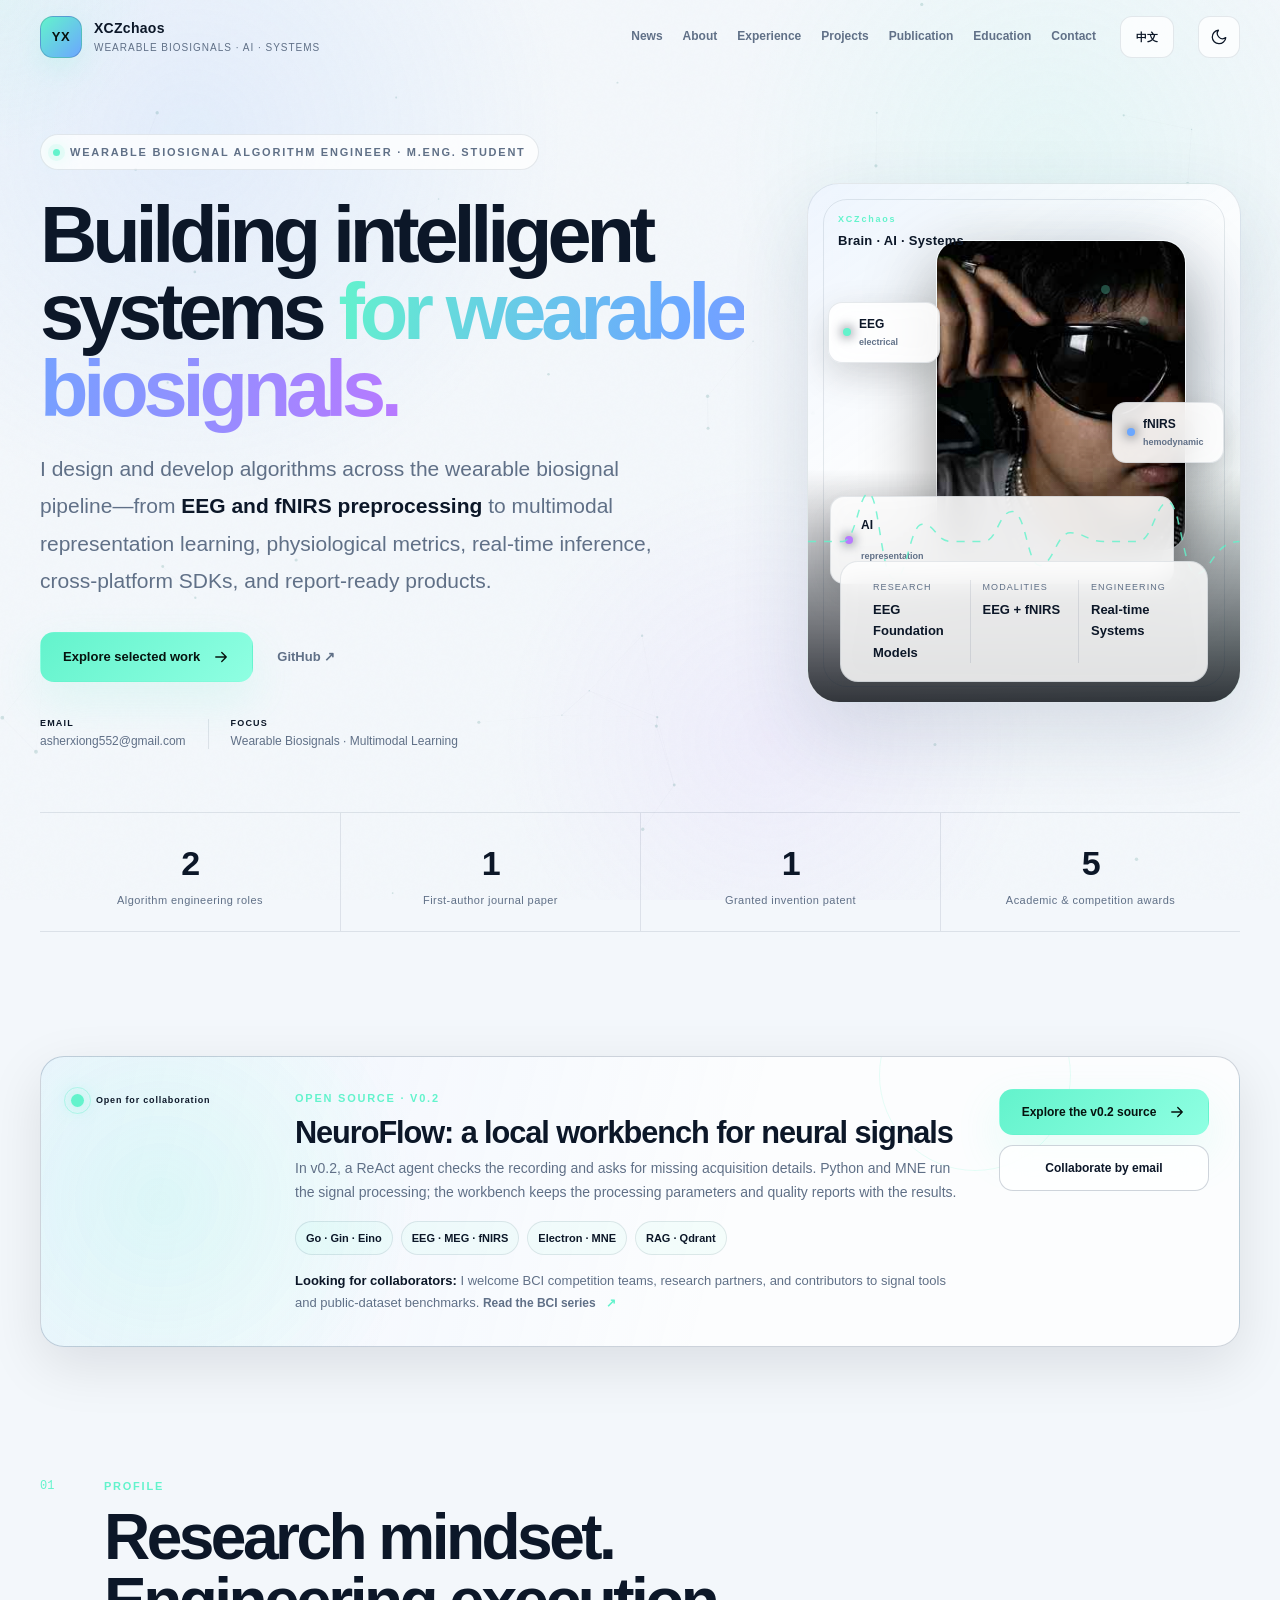
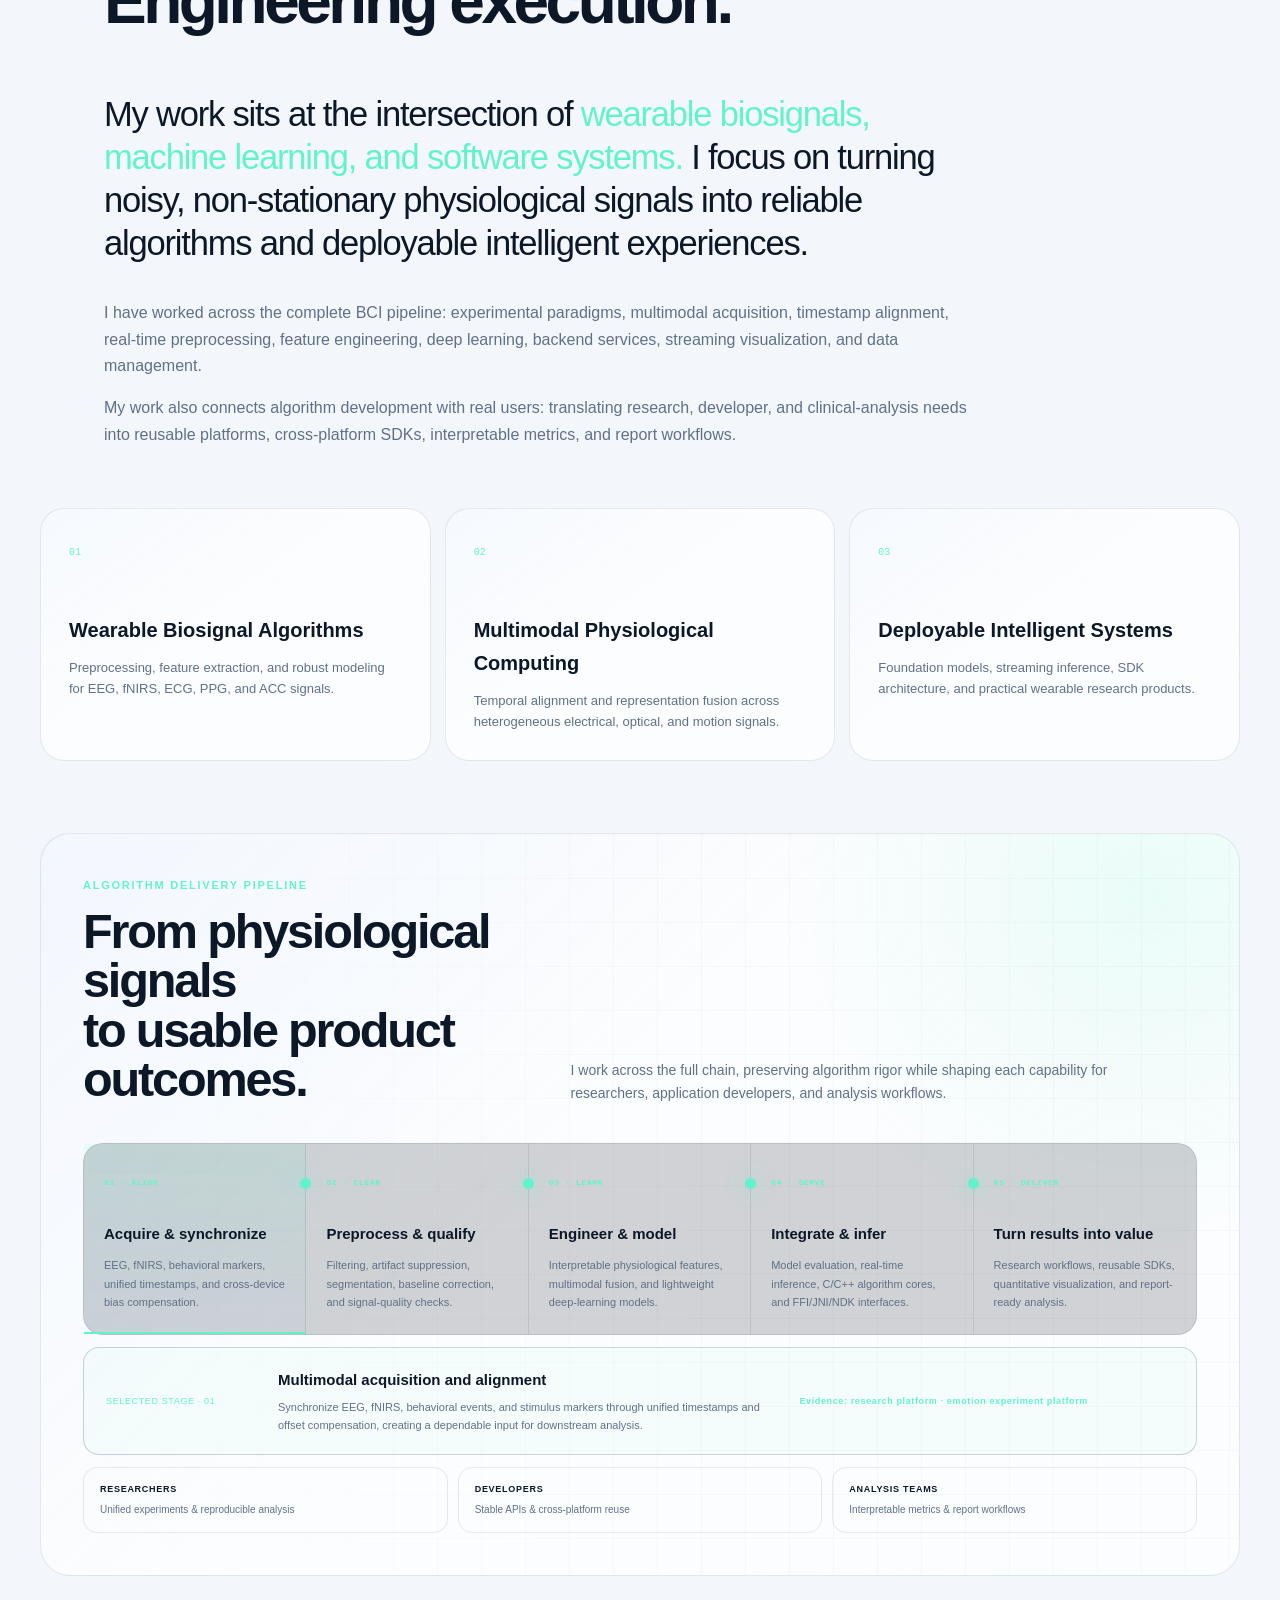
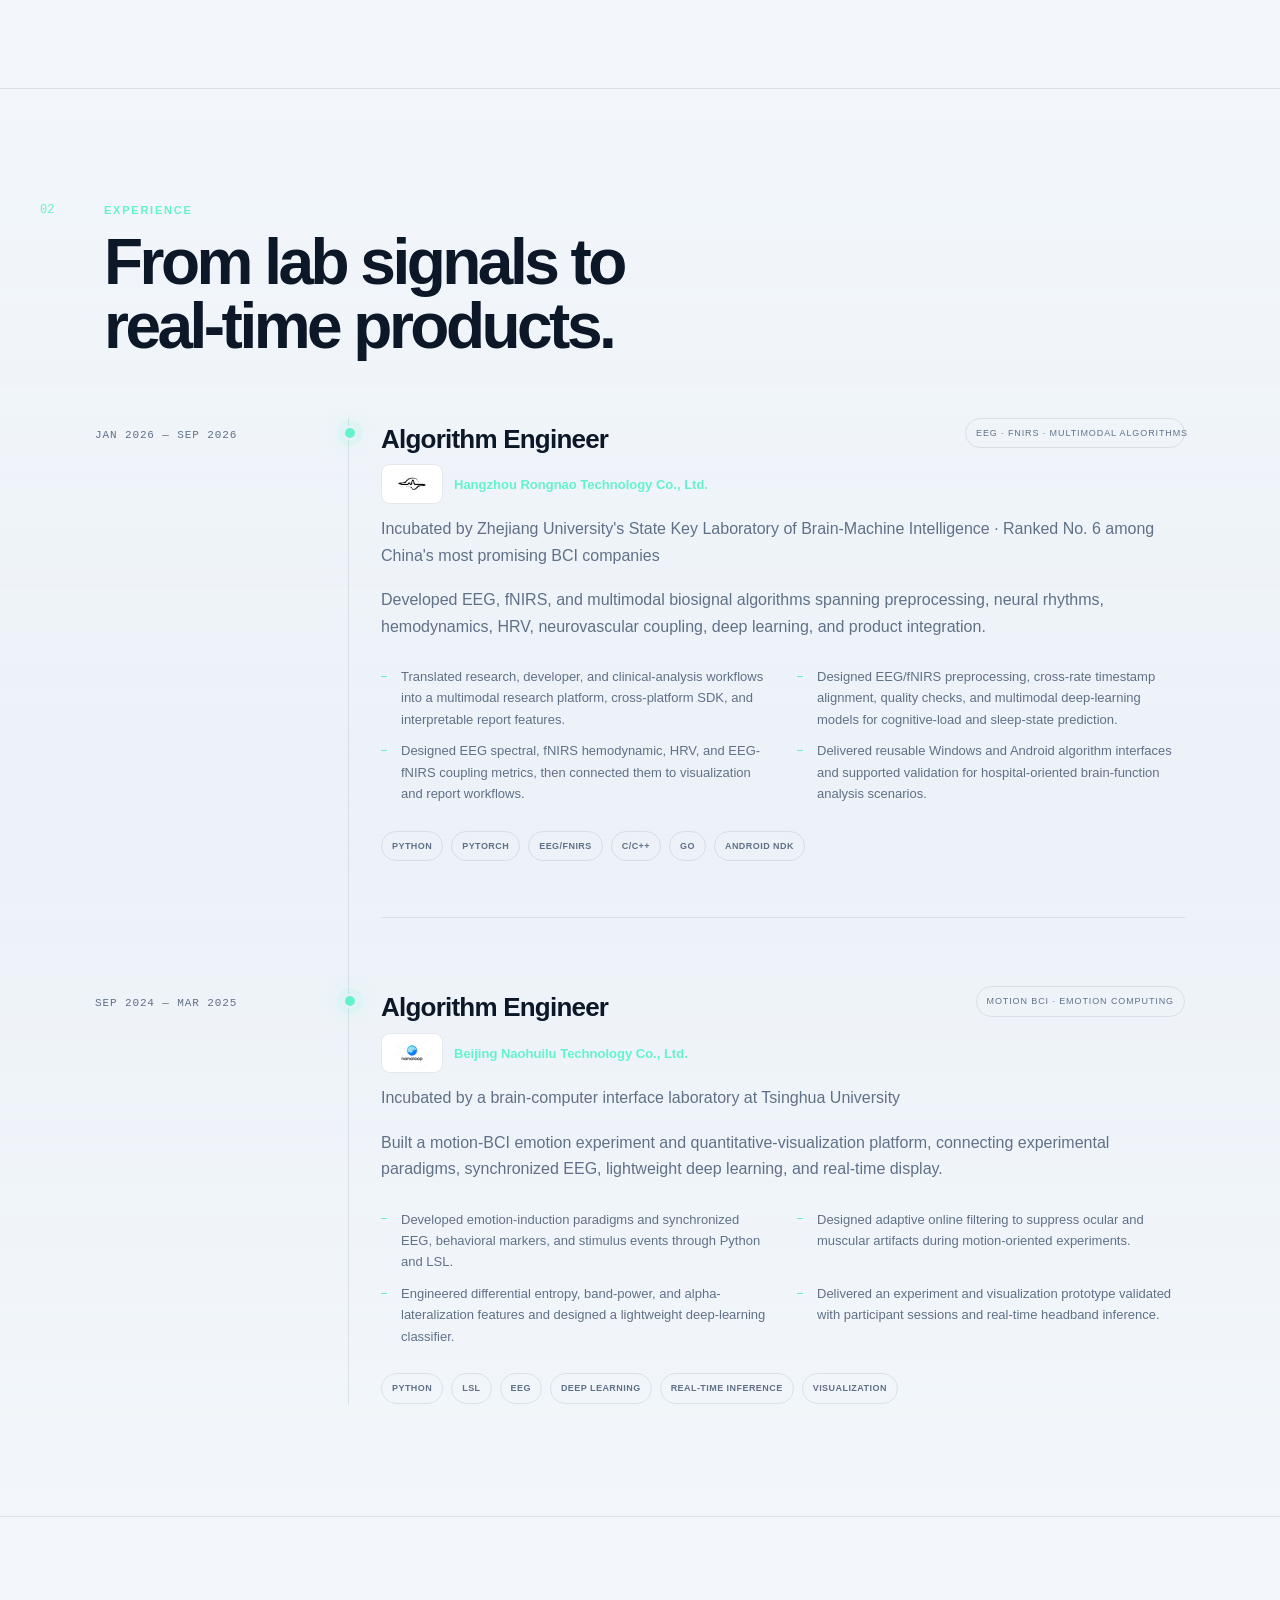
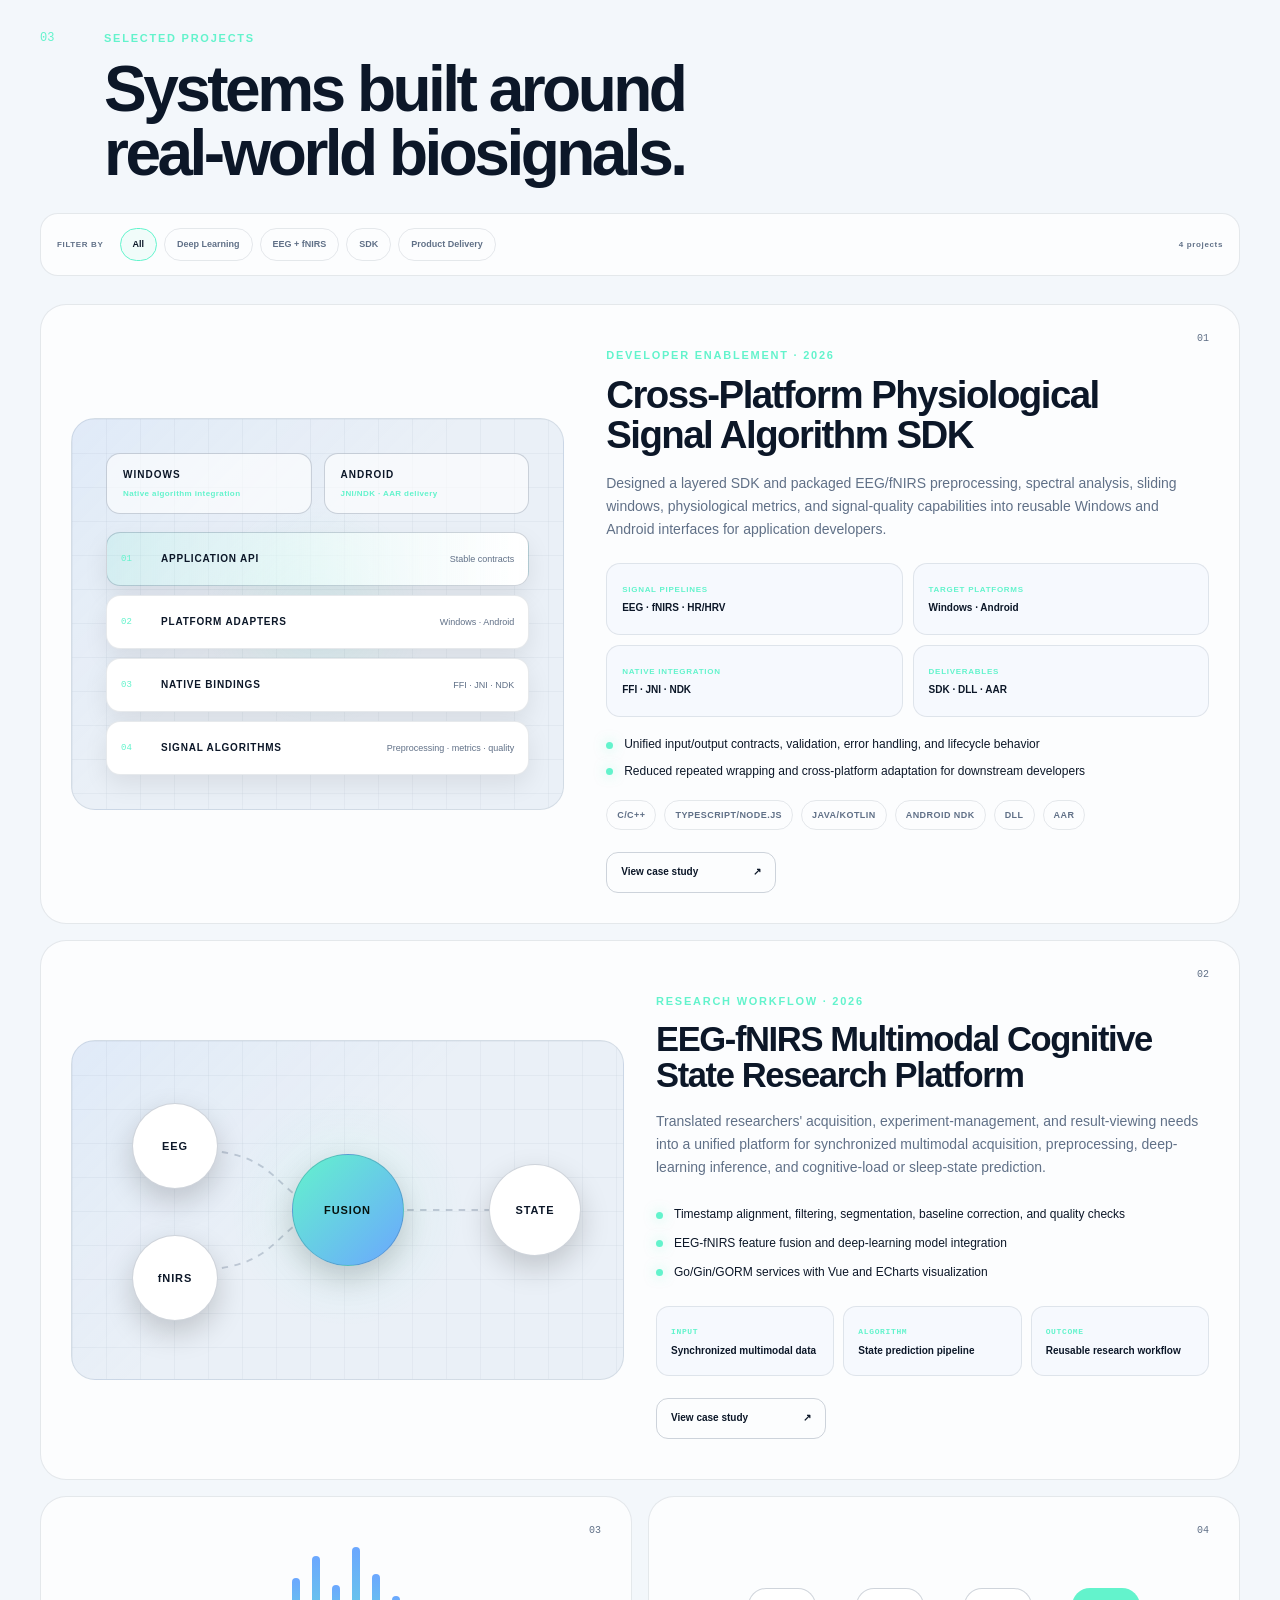
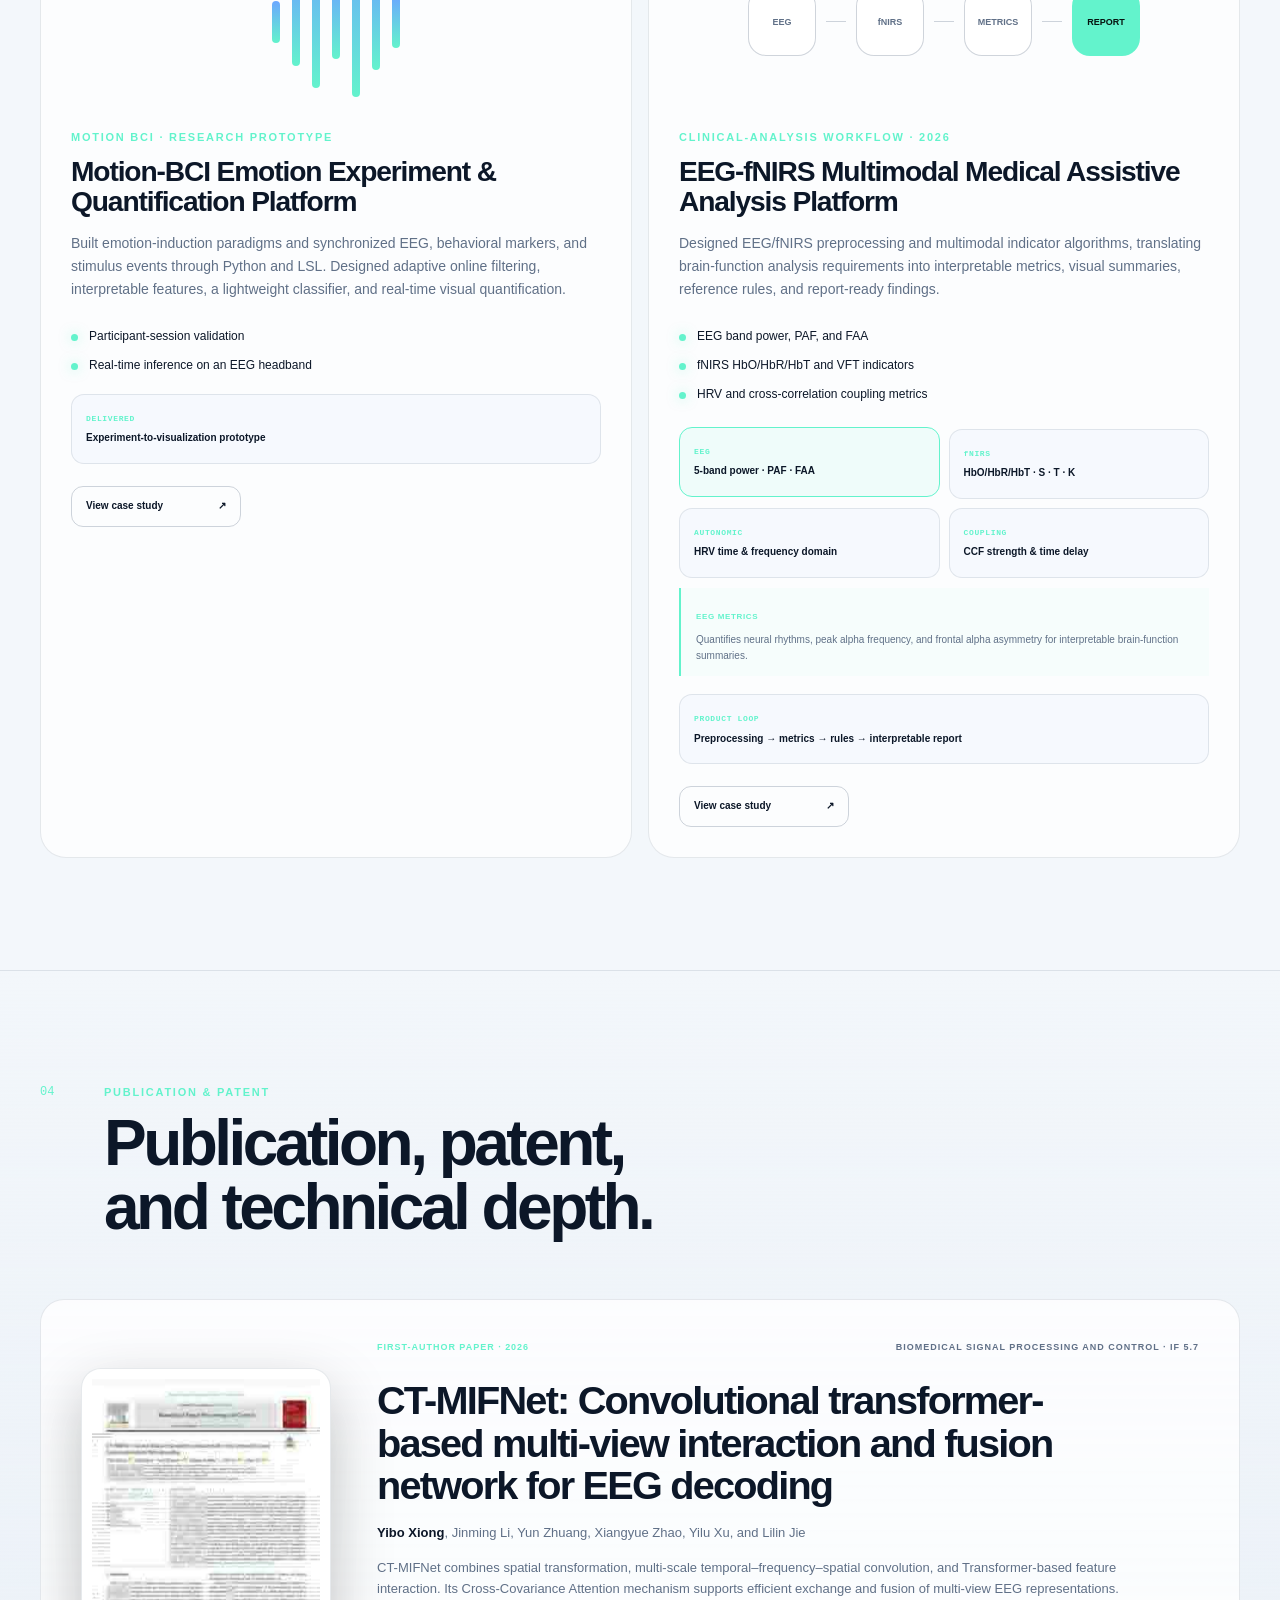
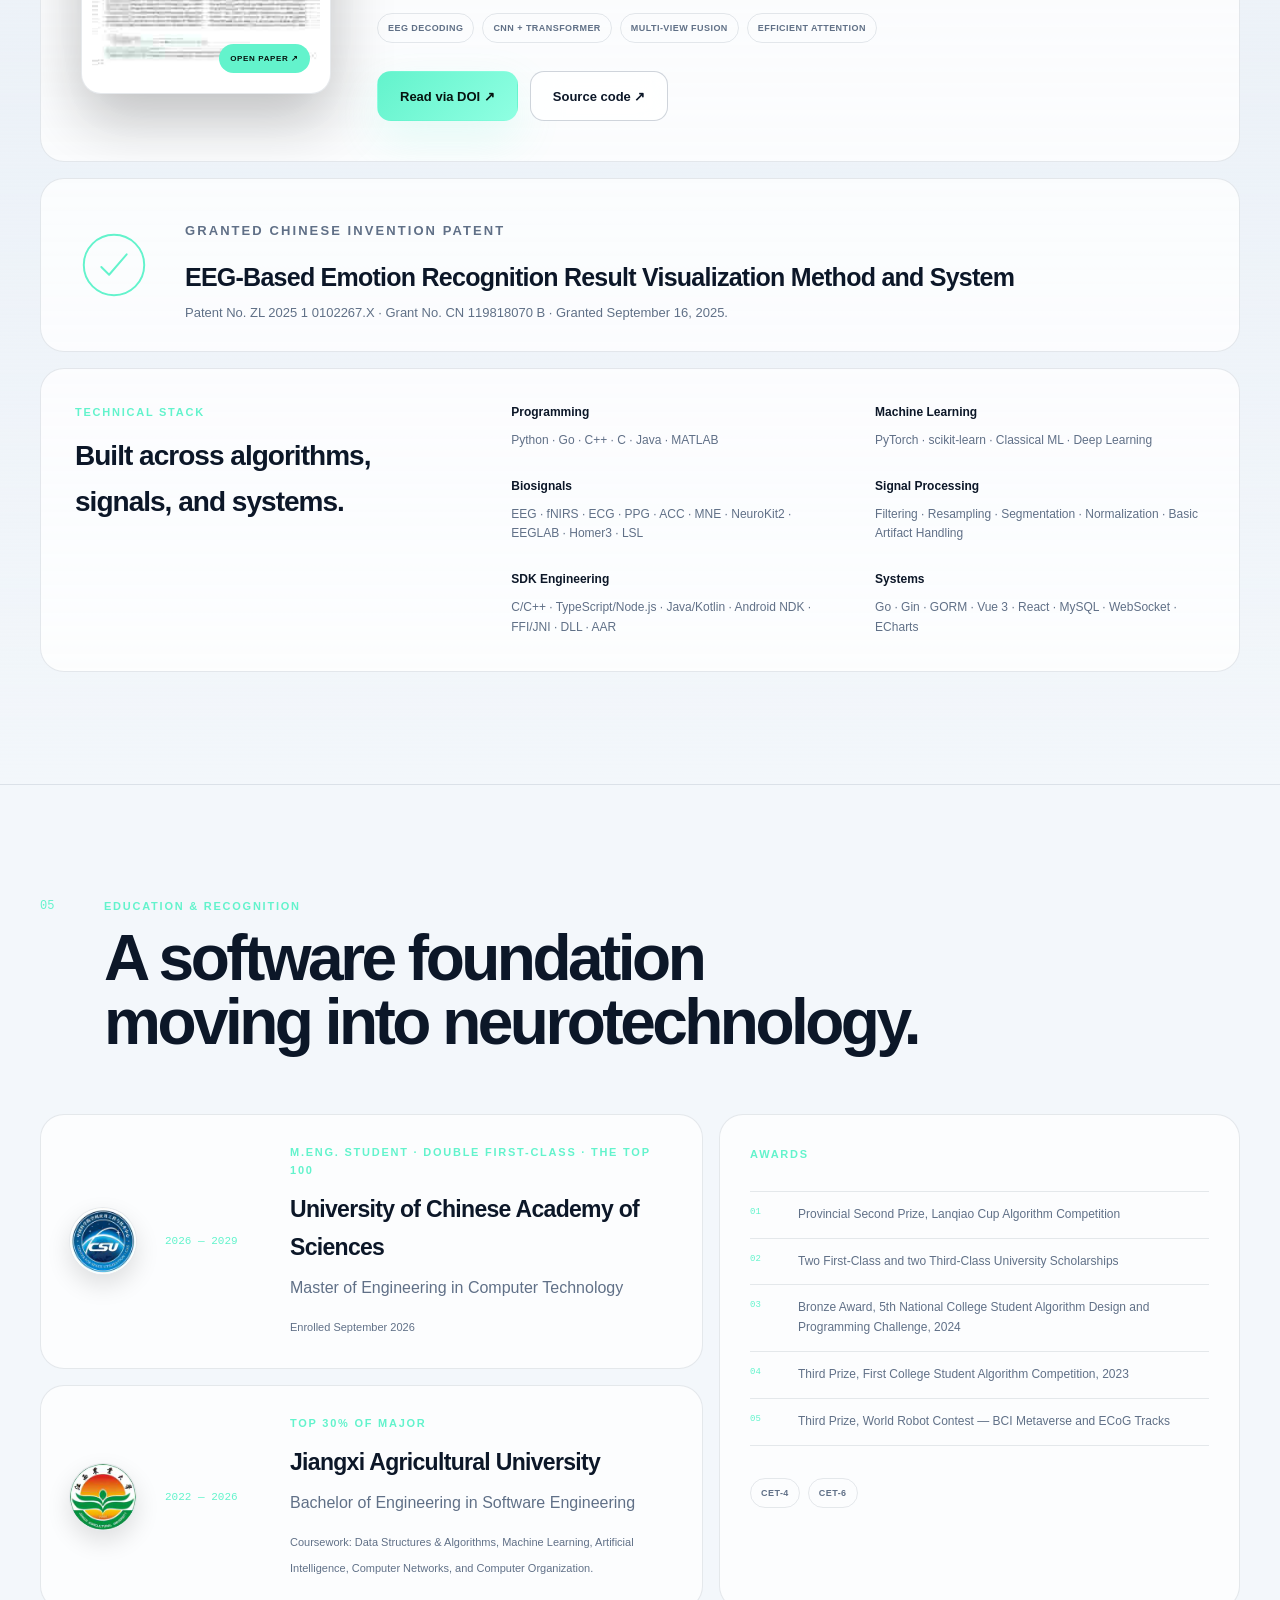
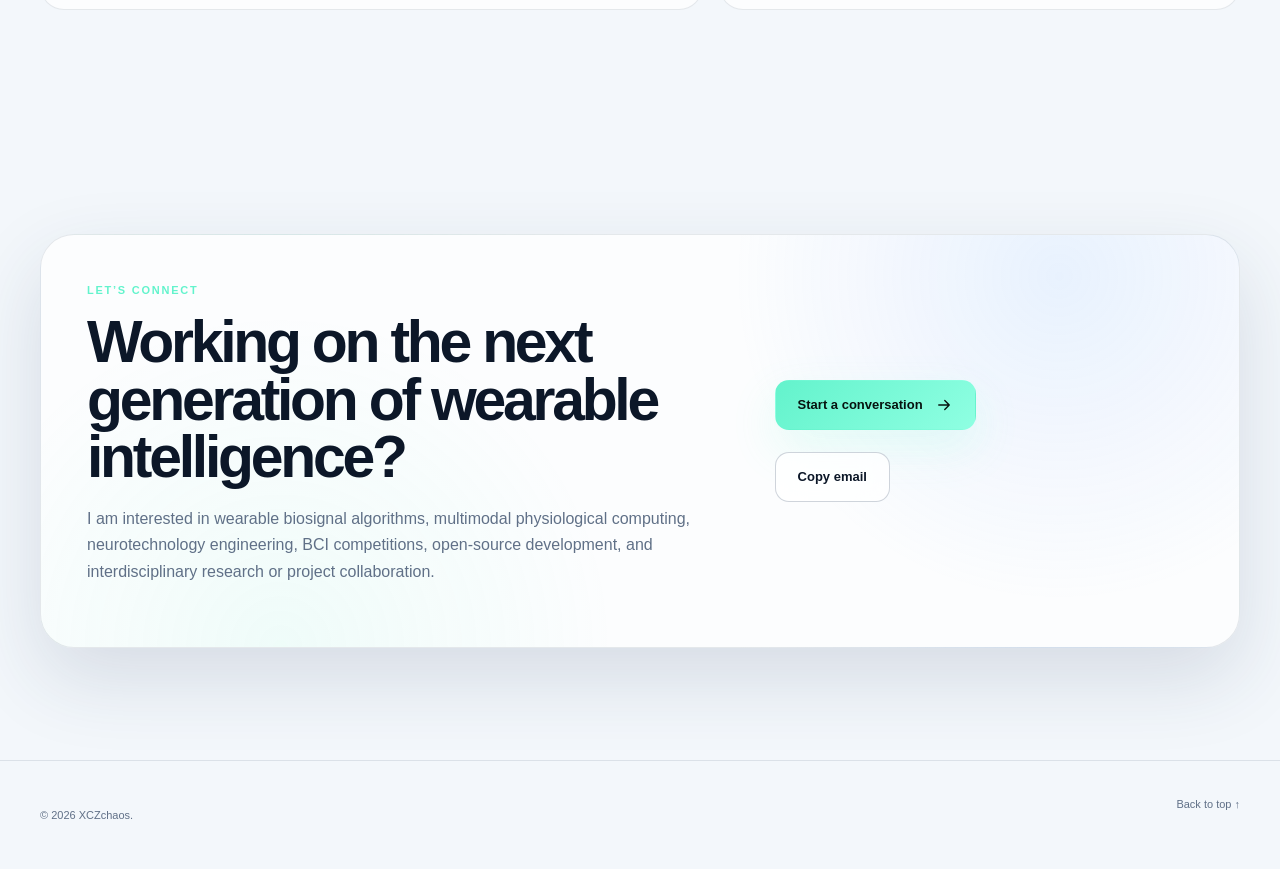
<file: index.html>
<!DOCTYPE html>
<html lang="en" data-theme="dark">
<head>
  <meta charset="UTF-8" />
  <meta name="viewport" content="width=device-width, initial-scale=1.0" />
  <meta name="description" content="Yibo Xiong — Wearable Biosignal Algorithm Engineer building cross-platform SDKs and deployable systems for EEG, fNIRS, ECG, PPG, ACC, and multimodal physiological signals." />
  <meta name="theme-color" content="#070b14" />
  <meta property="og:title" content="XCZchaos · Wearable signal processing" />
  <meta property="og:description" content="Algorithms and intelligent systems for wearable biosignals." />
  <meta property="og:type" content="website" />
  <meta property="og:image" content="https://xczchaos.github.io/assets/social-preview.png" />
  <title>XCZchaos · Wearable signal processing</title>
  <link rel="canonical" href="https://xczchaos.github.io/" />
  <script>
    (() => { const d = document.documentElement;
      let lang = /^zh/i.test(navigator.language || '') ? 'zh' : 'en';
      let theme = matchMedia('(prefers-color-scheme: light)').matches ? 'light' : 'dark';
      try { const l = localStorage.getItem('language'), t = localStorage.getItem('theme');
        if (l === 'en' || l === 'zh') lang = l; if (t === 'dark' || t === 'light') theme = t;
      } catch {} d.dataset.language = lang; d.dataset.theme = theme; d.lang = lang === 'zh' ? 'zh-CN' : 'en';
    })();
  </script>
  <link rel="icon" href="assets/favicon.svg" type="image/svg+xml" />
  <link rel="stylesheet" href="styles.css?v=classic-20261114" />
  <script type="application/ld+json">
  {
    "@context": "https://schema.org",
    "@type": "Person",
    "name": "Yibo Xiong",
    "jobTitle": "Wearable Biosignal Algorithm Engineer",
    "email": "mailto:asherxiong552@gmail.com",
    "knowsAbout": [
      "Brain-Computer Interfaces",
      "EEG",
      "fNIRS",
      "ECG",
      "PPG",
      "Accelerometer Signals",
      "Wearable Biosignal Processing",
      "Deep Learning",
      "Multimodal Signal Processing",
      "Real-Time Neurotechnology"
    ]
  }
  </script>
</head>
<body>
  <a class="skip-link" href="#main-content">Skip to content</a>
  <div class="scroll-progress" aria-hidden="true"><span></span></div>

  <canvas id="neural-canvas" aria-hidden="true"></canvas>
  <div class="noise" aria-hidden="true"></div>
  <div class="cursor-glow" aria-hidden="true"></div>

  <header class="site-header">
    <nav class="nav container" aria-label="Primary navigation">
      <a class="brand" href="#top" aria-label="XCZchaos home">
        <span class="brand-mark">YX</span>
        <span class="brand-copy">
          <strong>XCZchaos</strong>
          <small>Wearable Biosignals · AI · Systems</small>
        </span>
      </a>

      <button class="nav-toggle" type="button" aria-label="Open navigation" aria-expanded="false" aria-controls="site-sections">
        <span></span><span></span><span></span>
      </button>

      <div class="nav-links" id="site-sections">
        <a href="#news">News</a>
        <a href="#about">About</a>
        <a href="#experience">Experience</a>
        <a href="#work">Projects</a>
        <a href="#research">Publication</a>
        <a href="#education">Education</a>
        <a href="#contact">Contact</a>
      </div>

      <button class="language-toggle" type="button" aria-label="切换至中文" data-i18n-ignore>
        <span>中文</span>
      </button>

      <button class="theme-toggle" type="button" aria-label="Switch color theme">
        <svg class="sun-icon" viewBox="0 0 24 24" aria-hidden="true">
          <circle cx="12" cy="12" r="4"></circle>
          <path d="M12 2v2M12 20v2M4.93 4.93l1.42 1.42M17.66 17.66l1.41 1.41M2 12h2M20 12h2M4.93 19.07l1.42-1.42M17.66 6.34l1.41-1.41"></path>
        </svg>
        <svg class="moon-icon" viewBox="0 0 24 24" aria-hidden="true">
          <path d="M21 12.79A9 9 0 1 1 11.21 3 7 7 0 0 0 21 12.79Z"></path>
        </svg>
      </button>
    </nav>
  </header>

  <main id="main-content">
    <section class="hero section" id="top">
      <div class="container hero-grid">
        <div class="hero-copy reveal">
          <div class="eyebrow">
            <span class="status-dot"></span>
            Wearable Biosignal Algorithm Engineer · M.Eng. Student
          </div>

          <h1 class="hero-title-en"><span>Building intelligent systems</span> <span class="gradient-text">for wearable biosignals.</span></h1>
          <h1 class="hero-title-zh" data-i18n-ignore>构建智能系统面向可穿戴生理信号。</h1>

          <p class="hero-lead hero-lead-en">I design and develop algorithms across the wearable biosignal pipeline—from <strong>EEG and fNIRS preprocessing</strong> to multimodal representation learning, physiological metrics, real-time inference, cross-platform SDKs, and report-ready products.</p>
          <p class="hero-lead hero-lead-zh" data-i18n-ignore>我负责可穿戴生理信号全链路的算法设计与开发——涵盖<strong>EEG 与 fNIRS 预处理</strong>、多模态表征学习、生理指标计算、实时推理、跨平台 SDK 与报告产品化。</p>

          <div class="hero-actions">
            <a class="button button-primary" href="#work">
              Explore selected work
              <svg viewBox="0 0 24 24" aria-hidden="true"><path d="M5 12h14M13 6l6 6-6 6"></path></svg>
            </a>
            <a class="button button-ghost" href="https://github.com/XCZchaos" target="_blank" rel="noopener">GitHub ↗</a>
          </div>

          <div class="hero-meta">
            <a href="mailto:asherxiong552@gmail.com">
              <span>Email</span>
              asherxiong552@gmail.com
            </a>
            <span class="meta-divider"></span>
            <span>
              <span>Focus</span>
              Wearable Biosignals · Multimodal Learning
            </span>
          </div>
        </div>

        <div class="hero-visual reveal" aria-label="Interactive neural signal visualization">
          <div class="orbital-card portrait-orbit">
            <img class="hero-portrait" fetchpriority="high" decoding="async" src="assets/portrait.jpg" alt="Portrait of the author" />
            <div class="portrait-shade"></div>
            <div class="orbital-ring ring-one"></div>
            <div class="orbital-ring ring-two"></div>
            <div class="portrait-signature"><span>XCZchaos</span><strong>Brain · AI · Systems</strong></div>
            <div class="signal-chip chip-eeg"><span class="chip-dot"></span>EEG<small>electrical</small></div>
            <div class="signal-chip chip-fnirs"><span class="chip-dot"></span>fNIRS<small>hemodynamic</small></div>
            <div class="signal-chip chip-ai"><span class="chip-dot"></span>AI<small>representation</small></div>
            <svg class="wave wave-one" viewBox="0 0 520 140" preserveAspectRatio="none" aria-hidden="true"><path d="M0,74 C25,74 24,74 42,74 C58,74 61,18 73,18 C86,18 88,118 104,118 C120,118 122,54 138,54 C155,54 153,74 173,74 C191,74 195,74 212,74 C228,74 230,39 246,39 C263,39 264,102 279,102 C296,102 299,64 316,64 C334,64 337,74 356,74 C375,74 377,74 398,74 C415,74 419,28 434,28 C449,28 452,112 468,112 C485,112 489,74 520,74"></path></svg>
            <div class="metric-panel"><div><small>Research</small><strong>EEG Foundation Models</strong></div><div><small>Modalities</small><strong>EEG + fNIRS</strong></div><div><small>Engineering</small><strong>Real-time Systems</strong></div></div>
          </div>
        </div>
      </div>

      <div class="container stat-strip reveal">
        <article>
          <strong data-count="2">2</strong>
          <span>Algorithm engineering roles</span>
        </article>
        <article>
          <strong data-count="1">1</strong>
          <span>First-author journal paper</span>
        </article>
        <article>
          <strong data-count="1">1</strong>
          <span>Granted invention patent</span>
        </article>
        <article>
          <strong data-count="5">5</strong>
          <span>Academic & competition awards</span>
        </article>
      </div>
    </section>

    <section class="news-section" id="news" aria-labelledby="news-title">
      <div class="container">
        <article class="news-card news-project-card reveal">
          <div class="news-status" aria-hidden="true">
            <span class="news-pulse"></span>
            <small>Open for collaboration</small>
          </div>
          <div class="news-copy">
            <p class="kicker">Open source · v0.2</p>
            <h2 id="news-title">NeuroFlow: a local workbench for neural signals</h2>
            <p>In v0.2, a ReAct agent checks the recording and asks for missing acquisition details. Python and MNE run the signal processing; the workbench keeps the processing parameters and quality reports with the results.</p>
            <div class="news-project-tags" aria-label="NeuroFlow technology stack">
              <span>Go · Gin · Eino</span>
              <span>EEG · MEG · fNIRS</span>
              <span>Electron · MNE</span>
              <span>RAG · Qdrant</span>
            </div>
            <p class="news-collab"><strong>Looking for collaborators:</strong> I welcome BCI competition teams, research partners, and contributors to signal tools and public-dataset benchmarks. <a id="articles" class="text-link" href="articles/">Read the BCI series <span aria-hidden="true">↗</span></a></p>
          </div>
          <div class="news-actions">
            <a class="button button-primary news-action" href="https://github.com/XCZchaos/NeuroFlow/tree/v0.2" target="_blank" rel="noopener">
              Explore the v0.2 source
              <svg viewBox="0 0 24 24" aria-hidden="true"><path d="M5 12h14M13 6l6 6-6 6"></path></svg>
            </a>
            <a class="button button-secondary news-action" href="mailto:asherxiong552@gmail.com?subject=NeuroFlow%20Open%20Source%20Collaboration">Collaborate by email</a>
          </div>
        </article>
      </div>
    </section>

    <section class="section" id="about">
      <div class="container">
        <div class="section-heading reveal">
          <span class="section-index">01</span>
          <div>
            <p class="kicker">Profile</p>
            <h2>Research mindset.<br />Engineering execution.</h2>
          </div>
        </div>

        <div class="about-grid">
          <article class="about-statement reveal">
            <p class="large-copy">
              My work sits at the intersection of
              <span>wearable biosignals, machine learning, and software systems.</span>
              I focus on turning noisy, non-stationary physiological signals
              into reliable algorithms and deployable intelligent experiences.
            </p>
            <p>
              I have worked across the complete BCI pipeline: experimental paradigms,
              multimodal acquisition, timestamp alignment, real-time preprocessing,
              feature engineering, deep learning, backend services, streaming
              visualization, and data management.
            </p>
            <p>
              My work also connects algorithm development with real users: translating
              research, developer, and clinical-analysis needs into reusable platforms,
              cross-platform SDKs, interpretable metrics, and report workflows.
            </p>
          </article>

          <div class="focus-grid focus-grid-three reveal">
            <article class="focus-card"><span>01</span><h3>Wearable Biosignal Algorithms</h3><p>Preprocessing, feature extraction, and robust modeling for EEG, fNIRS, ECG, PPG, and ACC signals.</p></article>
            <article class="focus-card"><span>02</span><h3>Multimodal Physiological Computing</h3><p>Temporal alignment and representation fusion across heterogeneous electrical, optical, and motion signals.</p></article>
            <article class="focus-card"><span>03</span><h3>Deployable Intelligent Systems</h3><p>Foundation models, streaming inference, SDK architecture, and practical wearable research products.</p></article>
          </div>
        </div>

        <article class="delivery-pipeline reveal" aria-labelledby="pipeline-title">
          <div class="pipeline-intro">
            <p class="kicker">Algorithm delivery pipeline</p>
            <h3 id="pipeline-title">From physiological signals<br />to usable product outcomes.</h3>
            <p>I work across the full chain, preserving algorithm rigor while shaping each capability for researchers, application developers, and analysis workflows.</p>
          </div>
          <div class="pipeline-stages" role="group" aria-label="Interactive algorithm delivery stages">
            <button class="pipeline-stage active" type="button" data-stage="align" aria-pressed="true">
              <span>01 · ALIGN</span>
              <strong>Acquire & synchronize</strong>
              <p>EEG, fNIRS, behavioral markers, unified timestamps, and cross-device bias compensation.</p>
            </button>
            <button class="pipeline-stage" type="button" data-stage="clean" aria-pressed="false">
              <span>02 · CLEAN</span>
              <strong>Preprocess & qualify</strong>
              <p>Filtering, artifact suppression, segmentation, baseline correction, and signal-quality checks.</p>
            </button>
            <button class="pipeline-stage" type="button" data-stage="learn" aria-pressed="false">
              <span>03 · LEARN</span>
              <strong>Engineer & model</strong>
              <p>Interpretable physiological features, multimodal fusion, and lightweight deep-learning models.</p>
            </button>
            <button class="pipeline-stage" type="button" data-stage="serve" aria-pressed="false">
              <span>04 · SERVE</span>
              <strong>Integrate & infer</strong>
              <p>Model evaluation, real-time inference, C/C++ algorithm cores, and FFI/JNI/NDK interfaces.</p>
            </button>
            <button class="pipeline-stage" type="button" data-stage="deliver" aria-pressed="false">
              <span>05 · DELIVER</span>
              <strong>Turn results into value</strong>
              <p>Research workflows, reusable SDKs, quantitative visualization, and report-ready analysis.</p>
            </button>
          </div>
          <div class="pipeline-detail" aria-live="polite">
            <span>SELECTED STAGE · 01</span>
            <div><h4>Multimodal acquisition and alignment</h4><p>Synchronize EEG, fNIRS, behavioral events, and stimulus markers through unified timestamps and offset compensation, creating a dependable input for downstream analysis.</p></div>
            <strong>Evidence: research platform · emotion experiment platform</strong>
          </div>
          <div class="audience-strip" aria-label="Primary users served">
            <span>RESEARCHERS<small>Unified experiments & reproducible analysis</small></span>
            <span>DEVELOPERS<small>Stable APIs & cross-platform reuse</small></span>
            <span>ANALYSIS TEAMS<small>Interpretable metrics & report workflows</small></span>
          </div>
        </article>
      </div>
    </section>

    <section class="section section-alt" id="experience">
      <div class="container">
        <div class="section-heading reveal">
          <span class="section-index">02</span>
          <div>
            <p class="kicker">Experience</p>
            <h2>From lab signals to<br />real-time products.</h2>
          </div>
        </div>

        <div class="timeline">
          <article class="timeline-item reveal">
            <div class="timeline-date">JAN 2026 — SEP 2026</div>
            <div class="timeline-marker"></div>
            <div class="timeline-content">
              <div class="role-heading">
                <div>
                  <h3>Algorithm Engineer</h3>
                  <p class="company-line"><img src="assets/rongnao-logo-v2.png" alt="Rongnao Technology logo" /><span>Hangzhou Rongnao Technology Co., Ltd.</span></p>
                </div>
                <span>EEG · fNIRS · Multimodal algorithms</span>
              </div>
              <p class="company-note">Incubated by Zhejiang University's State Key Laboratory of Brain-Machine Intelligence · Ranked No. 6 among China's most promising BCI companies</p>
              <p>
                Developed EEG, fNIRS, and multimodal biosignal algorithms spanning preprocessing,
                neural rhythms, hemodynamics, HRV, neurovascular coupling, deep learning, and product integration.
              </p>
              <ul>
                <li>Translated research, developer, and clinical-analysis workflows into a multimodal research platform, cross-platform SDK, and interpretable report features.</li>
                <li>Designed EEG/fNIRS preprocessing, cross-rate timestamp alignment, quality checks, and multimodal deep-learning models for cognitive-load and sleep-state prediction.</li>
                <li>Designed EEG spectral, fNIRS hemodynamic, HRV, and EEG-fNIRS coupling metrics, then connected them to visualization and report workflows.</li>
                <li>Delivered reusable Windows and Android algorithm interfaces and supported validation for hospital-oriented brain-function analysis scenarios.</li>
              </ul>
              <div class="tag-row">
                <span>Python</span><span>PyTorch</span><span>EEG/fNIRS</span><span>C/C++</span><span>Go</span><span>Android NDK</span>
              </div>
            </div>
          </article>

          <article class="timeline-item reveal">
            <div class="timeline-date">SEP 2024 — MAR 2025</div>
            <div class="timeline-marker"></div>
            <div class="timeline-content">
              <div class="role-heading">
                <div>
                  <h3>Algorithm Engineer</h3>
                  <p class="company-line"><img src="assets/naohuilu-logo-v2.png" alt="Naohuilu Technology logo" /><span>Beijing Naohuilu Technology Co., Ltd.</span></p>
                </div>
                <span>Motion BCI · Emotion computing</span>
              </div>
              <p class="company-note">Incubated by a brain-computer interface laboratory at Tsinghua University</p>
              <p>
                Built a motion-BCI emotion experiment and quantitative-visualization platform,
                connecting experimental paradigms, synchronized EEG, lightweight deep learning, and real-time display.
              </p>
              <ul>
                <li>Developed emotion-induction paradigms and synchronized EEG, behavioral markers, and stimulus events through Python and LSL.</li>
                <li>Designed adaptive online filtering to suppress ocular and muscular artifacts during motion-oriented experiments.</li>
                <li>Engineered differential entropy, band-power, and alpha-lateralization features and designed a lightweight deep-learning classifier.</li>
                <li>Delivered an experiment and visualization prototype validated with participant sessions and real-time headband inference.</li>
              </ul>
              <div class="tag-row">
                <span>Python</span><span>LSL</span><span>EEG</span><span>Deep Learning</span><span>Real-time Inference</span><span>Visualization</span>
              </div>
            </div>
          </article>
        </div>
      </div>
    </section>

    <section class="section" id="work">
      <div class="container">
        <div class="section-heading reveal">
          <span class="section-index">03</span>
          <div>
            <p class="kicker">Selected Projects</p>
            <h2>Systems built around<br />real-world biosignals.</h2>
          </div>
        </div>

        <div class="project-toolbar reveal" aria-label="Filter selected projects">
          <span>FILTER BY</span>
          <div role="group" aria-label="Project categories">
            <button class="project-filter active" type="button" data-filter="all" aria-pressed="true">All</button>
            <button class="project-filter" type="button" data-filter="deep-learning" aria-pressed="false">Deep Learning</button>
            <button class="project-filter" type="button" data-filter="eeg-fnirs" aria-pressed="false">EEG + fNIRS</button>
            <button class="project-filter" type="button" data-filter="sdk" aria-pressed="false">SDK</button>
            <button class="project-filter" type="button" data-filter="product" aria-pressed="false">Product Delivery</button>
          </div>
          <p class="project-count" aria-live="polite">4 projects</p>
        </div>

        <div class="project-grid">
          <article class="project-card project-featured project-sdk reveal" data-project-tags="sdk eeg-fnirs product" data-project-id="sdk">
            <div class="project-number">01</div>
            <div class="project-graphic sdk-architecture" aria-hidden="true">
              <div class="sdk-platforms">
                <span>WINDOWS<small>Native algorithm integration</small></span>
                <span>ANDROID<small>JNI/NDK · AAR delivery</small></span>
              </div>
              <div class="sdk-layers">
                <div><span>01</span><strong>APPLICATION API</strong><small>Stable contracts</small></div>
                <div><span>02</span><strong>PLATFORM ADAPTERS</strong><small>Windows · Android</small></div>
                <div><span>03</span><strong>NATIVE BINDINGS</strong><small>FFI · JNI · NDK</small></div>
                <div><span>04</span><strong>SIGNAL ALGORITHMS</strong><small>Preprocessing · metrics · quality</small></div>
              </div>
            </div>
            <div class="project-copy">
              <p class="project-type">Developer enablement · 2026</p>
              <h3>Cross-Platform Physiological Signal Algorithm SDK</h3>
              <p>
                Designed a layered SDK and packaged EEG/fNIRS preprocessing, spectral analysis,
                sliding windows, physiological metrics, and signal-quality capabilities into
                reusable Windows and Android interfaces for application developers.
              </p>
              <div class="sdk-capabilities">
                <div><small>Signal pipelines</small><strong>EEG · fNIRS · HR/HRV</strong></div>
                <div><small>Target platforms</small><strong>Windows · Android</strong></div>
                <div><small>Native integration</small><strong>FFI · JNI · NDK</strong></div>
                <div><small>Deliverables</small><strong>SDK · DLL · AAR</strong></div>
              </div>
              <div class="project-highlights">
                <span>Unified input/output contracts, validation, error handling, and lifecycle behavior</span>
                <span>Reduced repeated wrapping and cross-platform adaptation for downstream developers</span>
              </div>
              <div class="tag-row">
                <span>C/C++</span><span>TypeScript/Node.js</span><span>Java/Kotlin</span><span>Android NDK</span><span>DLL</span><span>AAR</span>
              </div>
              <button class="project-open" type="button" data-project-open="sdk">View case study <span>↗</span></button>
            </div>
          </article>

          <article class="project-card project-featured reveal" data-project-tags="deep-learning eeg-fnirs product" data-project-id="research-platform">
            <div class="project-number">02</div>
            <div class="project-graphic graphic-multimodal" aria-hidden="true">
              <div class="modality eeg-node">EEG</div>
              <div class="modality fnirs-node">fNIRS</div>
              <div class="fusion-node">FUSION</div>
              <div class="prediction-node">STATE</div>
              <svg viewBox="0 0 600 340">
                <path d="M135 105 C240 105 215 170 300 170"></path>
                <path d="M135 235 C240 235 215 170 300 170"></path>
                <path d="M365 170 C430 170 445 170 500 170"></path>
              </svg>
            </div>
            <div class="project-copy">
              <p class="project-type">Research workflow · 2026</p>
              <h3>EEG-fNIRS Multimodal Cognitive State Research Platform</h3>
              <p>
                Translated researchers' acquisition, experiment-management, and result-viewing
                needs into a unified platform for synchronized multimodal acquisition, preprocessing,
                deep-learning inference, and cognitive-load or sleep-state prediction.
              </p>
              <div class="project-highlights">
                <span>Timestamp alignment, filtering, segmentation, baseline correction, and quality checks</span>
                <span>EEG-fNIRS feature fusion and deep-learning model integration</span>
                <span>Go/Gin/GORM services with Vue and ECharts visualization</span>
              </div>
              <div class="outcome-strip">
                <div><small>INPUT</small><strong>Synchronized multimodal data</strong></div>
                <div><small>ALGORITHM</small><strong>State prediction pipeline</strong></div>
                <div><small>OUTCOME</small><strong>Reusable research workflow</strong></div>
              </div>
              <button class="project-open" type="button" data-project-open="research-platform">View case study <span>↗</span></button>
            </div>
          </article>

          <article class="project-card reveal" data-project-tags="deep-learning product" data-project-id="emotion-platform">
            <div class="project-number">03</div>
            <div class="mini-wave" aria-hidden="true">
              <span></span><span></span><span></span><span></span><span></span><span></span><span></span>
            </div>
            <div class="project-copy">
              <p class="project-type">Motion BCI · Research prototype</p>
              <h3>Motion-BCI Emotion Experiment & Quantification Platform</h3>
              <p>
                Built emotion-induction paradigms and synchronized EEG, behavioral markers,
                and stimulus events through Python and LSL. Designed adaptive online filtering,
                interpretable features, a lightweight classifier, and real-time visual quantification.
              </p>
              <div class="project-highlights">
                <span>Participant-session validation</span>
                <span>Real-time inference on an EEG headband</span>
              </div>
              <div class="compact-outcome"><small>DELIVERED</small><strong>Experiment-to-visualization prototype</strong></div>
              <button class="project-open" type="button" data-project-open="emotion-platform">View case study <span>↗</span></button>
            </div>
          </article>

          <article class="project-card reveal" data-project-tags="eeg-fnirs product" data-project-id="medical-platform">
            <div class="project-number">04</div>
            <div class="pipeline-graphic" aria-hidden="true">
              <span>EEG</span><i></i><span>fNIRS</span><i></i><span>METRICS</span><i></i><span>REPORT</span>
            </div>
            <div class="project-copy">
              <p class="project-type">Clinical-analysis workflow · 2026</p>
              <h3>EEG-fNIRS Multimodal Medical Assistive Analysis Platform</h3>
              <p>
                Designed EEG/fNIRS preprocessing and multimodal indicator algorithms,
                translating brain-function analysis requirements into interpretable metrics,
                visual summaries, reference rules, and report-ready findings.
              </p>
              <div class="project-highlights">
                <span>EEG band power, PAF, and FAA</span>
                <span>fNIRS HbO/HbR/HbT and VFT indicators</span>
                <span>HRV and cross-correlation coupling metrics</span>
              </div>
              <div class="metric-board" role="group" aria-label="Explore medical analysis algorithm groups">
                <button class="metric-option active" type="button" data-metric="eeg" aria-pressed="true"><small>EEG</small><strong>5-band power · PAF · FAA</strong></button>
                <button class="metric-option" type="button" data-metric="fnirs" aria-pressed="false"><small>fNIRS</small><strong>HbO/HbR/HbT · S · T · K</strong></button>
                <button class="metric-option" type="button" data-metric="hrv" aria-pressed="false"><small>AUTONOMIC</small><strong>HRV time & frequency domain</strong></button>
                <button class="metric-option" type="button" data-metric="coupling" aria-pressed="false"><small>COUPLING</small><strong>CCF strength & time delay</strong></button>
              </div>
              <div class="metric-detail" aria-live="polite"><span>EEG METRICS</span><p>Quantifies neural rhythms, peak alpha frequency, and frontal alpha asymmetry for interpretable brain-function summaries.</p></div>
              <div class="compact-outcome"><small>PRODUCT LOOP</small><strong>Preprocessing → metrics → rules → interpretable report</strong></div>
              <button class="project-open" type="button" data-project-open="medical-platform">View case study <span>↗</span></button>
            </div>
          </article>
        </div>
      </div>
    </section>

    <section class="section section-alt" id="research">
      <div class="container">
        <div class="section-heading reveal">
          <span class="section-index">04</span>
          <div>
            <p class="kicker">Publication & Patent</p>
            <h2>Publication, patent,<br />and technical depth.</h2>
          </div>
        </div>

        <div class="research-grid">
          <article class="publication-card publication-feature reveal">
            <a class="paper-preview" href="https://doi.org/10.1016/j.bspc.2025.108421" target="_blank" rel="noopener" aria-label="Open CT-MIFNet paper via DOI"><img src="assets/paper-cover.jpg" loading="lazy" decoding="async" alt="First page of the CT-MIFNet journal paper" /><span>OPEN PAPER ↗</span></a>
            <div class="publication-copy">
              <div class="pub-topline"><span>FIRST-AUTHOR PAPER · 2026</span><span>Biomedical Signal Processing and Control · IF 5.7</span></div>
              <h3>CT-MIFNet: Convolutional transformer-based multi-view interaction and fusion network for EEG decoding</h3>
              <p class="pub-authors"><strong>Yibo Xiong</strong>, Jinming Li, Yun Zhuang, Xiangyue Zhao, Yilu Xu, and Lilin Jie</p>
              <p>CT-MIFNet combines spatial transformation, multi-scale temporal–frequency–spatial convolution, and Transformer-based feature interaction. Its Cross-Covariance Attention mechanism supports efficient exchange and fusion of multi-view EEG representations.</p>
              <div class="research-meta"><span>EEG Decoding</span><span>CNN + Transformer</span><span>Multi-View Fusion</span><span>Efficient Attention</span></div>
              <div class="publication-actions"><a class="button button-primary" href="https://doi.org/10.1016/j.bspc.2025.108421" target="_blank" rel="noopener">Read via DOI ↗</a><a class="button button-secondary" href="https://github.com/XCZchaos/CT-MIFNet" target="_blank" rel="noopener">Source code ↗</a></div>
            </div>
          </article>

          <article class="patent-card reveal">
            <div class="patent-seal">
              <svg viewBox="0 0 80 80" aria-hidden="true">
                <circle cx="40" cy="40" r="31"></circle>
                <path d="M27 42l8 8 18-21"></path>
              </svg>
            </div>
            <p class="project-type">Granted Chinese invention patent</p>
            <h3>EEG-Based Emotion Recognition Result Visualization Method and System</h3>
            <p>
              Patent No. ZL 2025 1 0102267.X · Grant No. CN 119818070 B · Granted September 16, 2025.
            </p>
          </article>
        </div>

        <div class="skills-panel reveal">
          <div>
            <p class="kicker">Technical Stack</p>
            <h3>Built across algorithms, signals, and systems.</h3>
          </div>
          <div class="skill-columns">
            <div>
              <h4>Programming</h4>
              <p>Python · Go · C++ · C · Java · MATLAB</p>
            </div>
            <div>
              <h4>Machine Learning</h4>
              <p>PyTorch · scikit-learn · Classical ML · Deep Learning</p>
            </div>
            <div>
              <h4>Biosignals</h4>
              <p>EEG · fNIRS · ECG · PPG · ACC · MNE · NeuroKit2 · EEGLAB · Homer3 · LSL</p>
            </div>
            <div>
              <h4>Signal Processing</h4>
              <p>Filtering · Resampling · Segmentation · Normalization · Basic Artifact Handling</p>
            </div>
            <div>
              <h4>SDK Engineering</h4>
              <p>C/C++ · TypeScript/Node.js · Java/Kotlin · Android NDK · FFI/JNI · DLL · AAR</p>
            </div>
            <div>
              <h4>Systems</h4>
              <p>Go · Gin · GORM · Vue 3 · React · MySQL · WebSocket · ECharts</p>
            </div>
          </div>
        </div>
      </div>
    </section>

    <section class="section" id="education">
      <div class="container">
        <div class="section-heading reveal">
          <span class="section-index">05</span>
          <div>
            <p class="kicker">Education & Recognition</p>
            <h2>A software foundation<br />moving into neurotechnology.</h2>
          </div>
        </div>

        <div class="education-grid">
          <div class="education-list">
            <article class="education-card reveal">
              <img class="edu-logo" loading="lazy" decoding="async" src="assets/csu-mark.jpg" alt="Center for Space Utilization, Chinese Academy of Sciences logo" />
              <div class="edu-year">2026 — 2029</div>
              <div><p class="project-type">M.Eng. student · Double First-Class · THE Top 100</p><h3>University of Chinese Academy of Sciences</h3><p>Master of Engineering in Computer Technology</p><small>Enrolled September 2026</small></div>
            </article>

            <article class="education-card reveal">
              <img class="edu-logo" loading="lazy" decoding="async" src="assets/jxau-mark.jpg" alt="Jiangxi Agricultural University logo" />
              <div class="edu-year">2022 — 2026</div>
              <div><p class="project-type">Top 30% of major</p><h3>Jiangxi Agricultural University</h3><p>Bachelor of Engineering in Software Engineering</p><small>Coursework: Data Structures & Algorithms, Machine Learning, Artificial Intelligence, Computer Networks, and Computer Organization.</small></div>
            </article>
          </div>

          <div class="awards-card reveal">
            <p class="kicker">Awards</p>
            <ol>
              <li><span>01</span><p>Provincial Second Prize, Lanqiao Cup Algorithm Competition</p></li>
              <li><span>02</span><p>Two First-Class and two Third-Class University Scholarships</p></li>
              <li><span>03</span><p>Bronze Award, 5th National College Student Algorithm Design and Programming Challenge, 2024</p></li>
              <li><span>04</span><p>Third Prize, First College Student Algorithm Competition, 2023</p></li>
              <li><span>05</span><p>Third Prize, World Robot Contest — BCI Metaverse and ECoG Tracks</p></li>
            </ol>
            <div class="certificates">
              <span>CET-4</span>
              <span>CET-6</span>
            </div>
          </div>
        </div>
      </div>
    </section>

    <section class="contact section" id="contact">
      <div class="container contact-card reveal">
        <div>
          <p class="kicker">Let’s connect</p>
          <h2>Working on the next generation of wearable intelligence?</h2>
          <p>
            I am interested in wearable biosignal algorithms, multimodal physiological
            computing, neurotechnology engineering, BCI competitions, open-source development, and interdisciplinary research or project collaboration.
          </p>
        </div>
        <div class="contact-actions">
          <a class="button button-primary" href="mailto:asherxiong552@gmail.com">
            Start a conversation
            <svg viewBox="0 0 24 24" aria-hidden="true"><path d="M5 12h14M13 6l6 6-6 6"></path></svg>
          </a>
          <button class="button button-secondary copy-email" type="button" data-copy-email="asherxiong552@gmail.com">Copy email</button>
        </div>
      </div>
    </section>

    <dialog class="project-dialog" aria-labelledby="dialog-title">
      <div class="dialog-shell">
        <button class="dialog-close" type="button" aria-label="Close project details">×</button>
        <div class="dialog-header">
          <p class="project-type dialog-type">PROJECT CASE STUDY</p>
          <h2 id="dialog-title">Project title</h2>
          <p class="dialog-summary"></p>
        </div>
        <div class="dialog-star">
          <section><span>01 · CONTEXT</span><h3>Situation</h3><p data-dialog-field="situation"></p></section>
          <section><span>02 · OWNERSHIP</span><h3>Task</h3><p data-dialog-field="task"></p></section>
          <section><span>03 · EXECUTION</span><h3>Action</h3><p data-dialog-field="action"></p></section>
          <section><span>04 · DELIVERY</span><h3>Result</h3><p data-dialog-field="result"></p></section>
        </div>
        <div class="dialog-footer"><span>CORE STACK</span><p class="dialog-stack"></p></div>
      </div>
    </dialog>
    <div class="site-toast" role="status" aria-live="polite"></div>
  </main>

  <footer class="footer">
    <div class="container">
      <p>© <span id="year">2026</span> XCZchaos.</p>
      <a href="#top">Back to top ↑</a>
    </div>
  </footer>

  <noscript><style>.reveal{opacity:1;transform:none}</style></noscript>
  <script src="i18n.js?v=classic-20261114"></script>
  <script src="script.js?v=classic-20261114"></script>
</body>
</html>
</file>
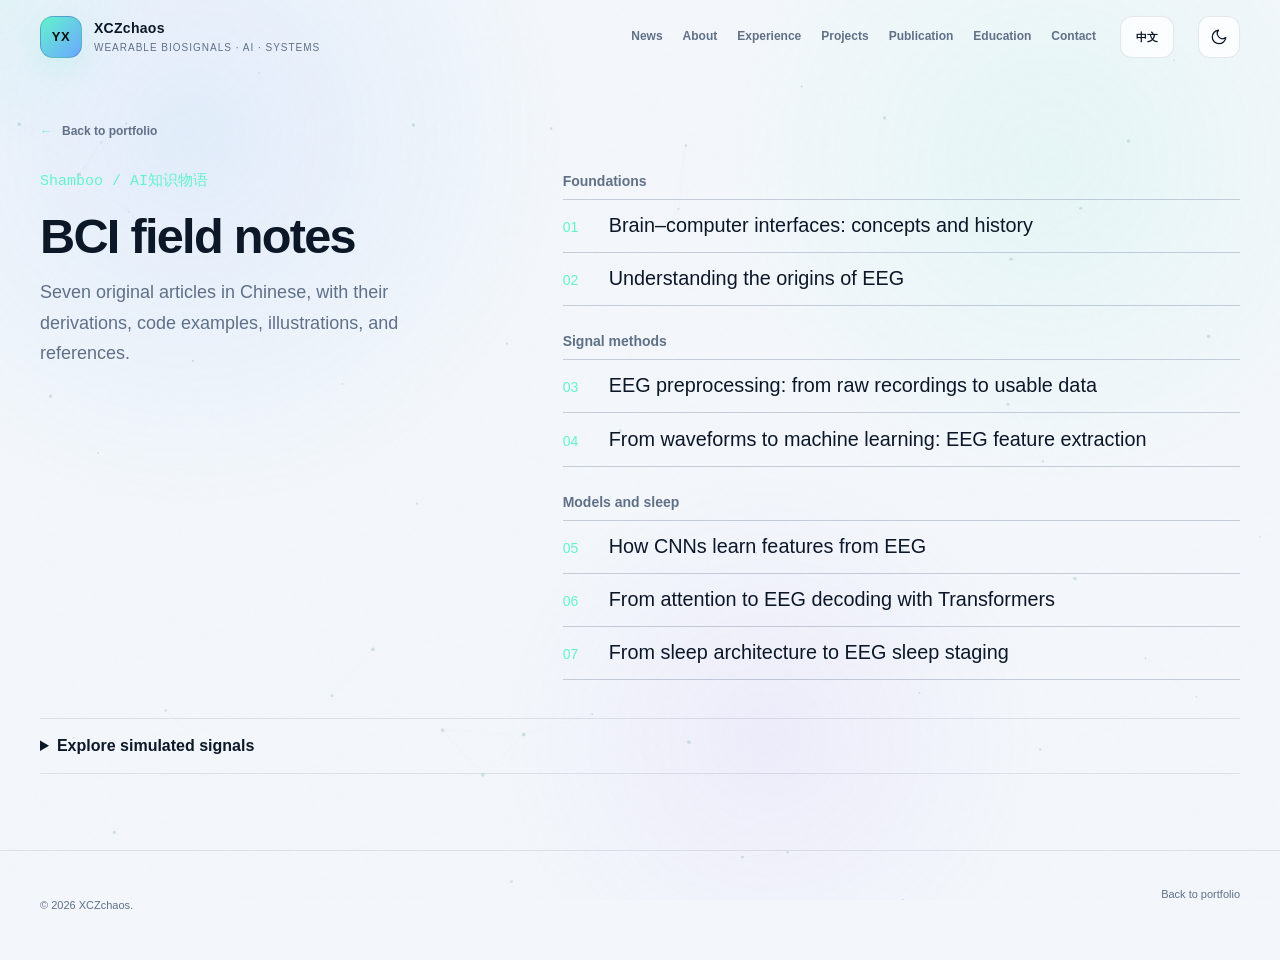
<file: articles/index.html>
<!DOCTYPE html>
<html lang="en" data-theme="dark">
<head>
  <meta charset="UTF-8" />
  <meta name="viewport" content="width=device-width, initial-scale=1.0" />
  <meta name="description" content="Seven original Chinese articles on brain–computer interfaces, EEG analysis, deep learning, and sleep, by XCZchaos." />
  <meta name="theme-color" content="#070b14" />
  <meta property="og:title" content="BCI field notes · XCZchaos" />
  <meta property="og:description" content="Seven original articles on brain–computer interfaces and EEG." />
  <meta property="og:type" content="website" />
  <meta property="og:image" content="https://xczchaos.github.io/assets/social-preview.png" />
  <title>BCI field notes · XCZchaos</title>
  <link rel="canonical" href="https://xczchaos.github.io/articles/" />
  <script>
    (() => { const d = document.documentElement;
      let lang = /^zh/i.test(navigator.language || '') ? 'zh' : 'en';
      let theme = matchMedia('(prefers-color-scheme: light)').matches ? 'light' : 'dark';
      try { const l = localStorage.getItem('language'), t = localStorage.getItem('theme');
        if (l === 'en' || l === 'zh') lang = l; if (t === 'dark' || t === 'light') theme = t;
      } catch {} d.dataset.language = lang; d.dataset.theme = theme; d.lang = lang === 'zh' ? 'zh-CN' : 'en';
    })();
  </script>
  <link rel="icon" href="../assets/favicon.svg" type="image/svg+xml" />
  <link rel="stylesheet" href="../styles.css?v=classic-20261114" />
  <link rel="stylesheet" href="reading.css?v=classic-20261114" />
</head>
<body class="reading-page" data-title-en="BCI field notes · XCZchaos" data-title-zh="脑机接口笔记 · XCZchaos">
  <a class="skip-link" href="#main-content">Skip to content</a>
  <div class="scroll-progress" aria-hidden="true"><span></span></div>
  <canvas id="neural-canvas" aria-hidden="true"></canvas>
  <div class="noise" aria-hidden="true"></div>
  <div class="cursor-glow" aria-hidden="true"></div>
  <header class="site-header">
    <nav class="nav container" aria-label="Primary navigation">
      <a class="brand" href="../#top" aria-label="XCZchaos home">
        <span class="brand-mark">YX</span>
        <span class="brand-copy">
          <strong>XCZchaos</strong>
          <small>Wearable Biosignals · AI · Systems</small>
        </span>
      </a>

      <button class="nav-toggle" type="button" aria-label="Open navigation" aria-expanded="false" aria-controls="site-sections">
        <span></span><span></span><span></span>
      </button>

      <div class="nav-links" id="site-sections">
        <a href="../#news">News</a>
        <a href="../#about">About</a>
        <a href="../#experience">Experience</a>
        <a href="../#work">Projects</a>
        <a href="../#research">Publication</a>
        <a href="../#education">Education</a>
        <a href="../#contact">Contact</a>
      </div>

      <button class="language-toggle" type="button" aria-label="切换至中文" data-i18n-ignore>
        <span>中文</span>
      </button>

      <button class="theme-toggle" type="button" aria-label="Switch color theme">
        <svg class="sun-icon" viewBox="0 0 24 24" aria-hidden="true">
          <circle cx="12" cy="12" r="4"></circle>
          <path d="M12 2v2M12 20v2M4.93 4.93l1.42 1.42M17.66 17.66l1.41 1.41M2 12h2M20 12h2M4.93 19.07l1.42-1.42M17.66 6.34l1.41-1.41"></path>
        </svg>
        <svg class="moon-icon" viewBox="0 0 24 24" aria-hidden="true">
          <path d="M21 12.79A9 9 0 1 1 11.21 3 7 7 0 0 0 21 12.79Z"></path>
        </svg>
      </button>
    </nav>
  </header>


  <main class="container reading-main" id="main-content">
    <a class="text-link reading-back" href="../"><span aria-hidden="true">←</span> Back to portfolio</a>
    <section id="articles" class="notes-section" aria-labelledby="notes-title"><div class="notes-layout"><header><p class="notes-credit">Shamboo / AI知识物语</p><h1 id="notes-title">BCI field notes</h1><p>Seven original articles in Chinese, with their derivations, code examples, illustrations, and references.</p></header><div class="notes-index"><div class="notes-part"><h3>Foundations</h3><ol start="1"><li><a href="https://xczchaos.shamboo2003.chatgpt.site/articles/bci/"><span class="entry-number" aria-hidden="true">01</span><span>Brain–computer interfaces: concepts and history</span></a></li><li><a href="https://xczchaos.shamboo2003.chatgpt.site/articles/eeg/"><span class="entry-number" aria-hidden="true">02</span><span>Understanding the origins of EEG</span></a></li></ol></div><div class="notes-part"><h3>Signal methods</h3><ol start="3"><li><a href="https://xczchaos.shamboo2003.chatgpt.site/articles/preprocessing/"><span class="entry-number" aria-hidden="true">03</span><span>EEG preprocessing: from raw recordings to usable data</span></a></li><li><a href="https://xczchaos.shamboo2003.chatgpt.site/articles/features/"><span class="entry-number" aria-hidden="true">04</span><span>From waveforms to machine learning: EEG feature extraction</span></a></li></ol></div><div class="notes-part"><h3>Models and sleep</h3><ol start="5"><li><a href="https://xczchaos.shamboo2003.chatgpt.site/articles/cnn/"><span class="entry-number" aria-hidden="true">05</span><span>How CNNs learn features from EEG</span></a></li><li><a href="https://xczchaos.shamboo2003.chatgpt.site/articles/transformer/"><span class="entry-number" aria-hidden="true">06</span><span>From attention to EEG decoding with Transformers</span></a></li><li><a href="https://xczchaos.shamboo2003.chatgpt.site/articles/sleep/"><span class="entry-number" aria-hidden="true">07</span><span>From sleep architecture to EEG sleep staging</span></a></li></ol></div></div></div></section>
    <details class="notebook-lab" id="signals"><summary>Explore simulated signals</summary>
      <figure class="signal-plate" aria-labelledby="trace-title">
          <figcaption class="plate-head"><img src="../assets/portrait.jpg" width="56" height="70" alt="Portrait of the author" decoding="async" /><div><strong id="trace-title">Signal notebook</strong><p>Simulated recordings</p></div></figcaption>
          <div class="trace-choices" role="group" aria-label="Choose a signal"><button type="button" data-trace="eeg" aria-pressed="true">EEG</button><button type="button" data-trace="ppg" aria-pressed="false">PPG</button><button type="button" data-trace="fnirs" aria-pressed="false">fNIRS</button></div>
          <div class="trace-window"><svg viewBox="0 0 480 126" preserveAspectRatio="none" aria-hidden="true"><defs><pattern id="trace-grid" width="38" height="24" patternUnits="userSpaceOnUse" x="12" y="15"><path d="M 38 0 H 0 V 24" fill="none" stroke="currentColor" stroke-width=".7"/></pattern></defs><rect width="480" height="126" fill="url(#trace-grid)"/><path d="M12 63H468" class="trace-baseline"/><path data-wave="eeg" class="trace-wave" d="M12.00,60.44 L13.27,48.22 L14.53,38.87 L15.80,33.72 L17.07,33.12 L18.33,36.47 L19.60,42.52 L20.87,49.81 L22.13,57.07 L23.40,63.55 L24.67,68.99 L25.93,73.56 L27.20,77.45 L28.47,80.66 L29.73,82.78 L31.00,83.08 L32.27,80.69 L33.53,75.05 L34.80,66.20 L36.07,55.05 L37.33,43.28 L38.60,33.05 L39.87,26.50 L41.13,25.17 L42.40,29.62 L43.67,39.19 L44.93,52.18 L46.20,66.22 L47.47,78.90 L48.73,88.25 L50.00,93.21 L51.27,93.69 L52.53,90.44 L53.80,84.70 L55.07,77.73 L56.33,70.52 L57.60,63.58 L58.87,57.06 L60.13,50.91 L61.40,45.27 L62.67,40.58 L63.93,37.70 L65.20,37.67 L66.47,41.38 L67.73,49.15 L69.00,60.46 L70.27,73.88 L71.53,87.22 L72.80,98.03 L74.07,104.18 L75.33,104.37 L76.60,98.47 L77.87,87.58 L79.13,73.74 L80.40,59.44 L81.67,46.99 L82.93,38.08 L84.20,33.47 L85.47,33.00 L86.73,35.85 L88.00,40.93 L89.27,47.24 L90.53,54.14 L91.80,61.35 L93.07,68.78 L94.33,76.30 L95.60,83.43 L96.87,89.27 L98.13,92.59 L99.40,92.19 L100.67,87.23 L101.93,77.72 L103.20,64.62 L104.47,49.85 L105.73,35.91 L107.00,25.33 L108.27,20.06 L109.53,21.06 L110.80,27.98 L112.07,39.37 L113.33,53.03 L114.60,66.56 L115.87,77.91 L117.13,85.79 L118.40,89.82 L119.67,90.34 L120.93,88.16 L122.20,84.12 L123.47,78.86 L124.73,72.66 L126.00,65.56 L127.27,57.62 L128.53,49.19 L129.80,41.08 L131.07,34.56 L132.33,31.12 L133.60,32.03 L134.87,37.95 L136.13,48.55 L137.40,62.45 L138.67,77.43 L139.93,90.88 L141.20,100.40 L142.47,104.36 L143.73,102.29 L145.00,94.92 L146.27,83.94 L147.53,71.53 L148.80,59.80 L150.07,50.34 L151.33,43.97 L152.60,40.72 L153.87,40.08 L155.13,41.37 L156.40,44.08 L157.67,47.98 L158.93,53.16 L160.20,59.78 L161.47,67.78 L162.73,76.61 L164.00,85.14 L165.27,91.84 L166.53,95.08 L167.80,93.63 L169.07,87.10 L170.33,76.14 L171.60,62.42 L172.87,48.31 L174.13,36.32 L175.40,28.54 L176.67,26.10 L177.93,29.02 L179.20,36.24 L180.47,46.00 L181.73,56.32 L183.00,65.54 L184.27,72.61 L185.53,77.26 L186.80,79.74 L188.07,80.62 L189.33,80.36 L190.60,79.11 L191.87,76.65 L193.13,72.57 L194.40,66.56 L195.67,58.76 L196.93,49.92 L198.20,41.43 L199.47,34.99 L200.73,32.24 L202.00,34.25 L203.27,41.11 L204.53,51.87 L205.80,64.65 L207.07,77.13 L208.33,87.04 L209.60,92.77 L210.87,93.69 L212.13,90.23 L213.40,83.67 L214.67,75.68 L215.93,67.87 L217.20,61.38 L218.47,56.65 L219.73,53.55 L221.00,51.57 L222.27,50.25 L223.53,49.41 L224.80,49.32 L226.07,50.58 L227.33,53.84 L228.60,59.44 L229.87,67.11 L231.13,75.83 L232.40,84.03 L233.67,89.91 L234.93,91.92 L236.20,89.29 L237.47,82.21 L238.73,71.94 L240.00,60.44 L241.27,49.89 L242.53,42.19 L243.80,38.43 L245.07,38.75 L246.33,42.37 L247.60,47.95 L248.87,54.01 L250.13,59.40 L251.40,63.55 L252.67,66.49 L253.93,68.69 L255.20,70.67 L256.47,72.70 L257.73,74.59 L259.00,75.66 L260.27,75.03 L261.53,71.96 L262.80,66.20 L264.07,58.30 L265.33,49.53 L266.60,41.66 L267.87,36.49 L269.13,35.37 L270.40,38.77 L271.67,46.11 L272.93,55.92 L274.20,66.22 L275.47,75.02 L276.73,80.85 L278.00,83.09 L279.27,82.02 L280.53,78.61 L281.80,74.15 L283.07,69.81 L284.33,66.25 L285.60,63.58 L286.87,61.42 L288.13,59.19 L289.40,56.53 L290.67,53.51 L291.93,50.74 L293.20,49.23 L294.47,50.02 L295.73,53.78 L297.00,60.46 L298.27,69.19 L299.53,78.35 L300.80,86.03 L302.07,90.47 L303.33,90.59 L304.60,86.31 L305.87,78.52 L307.13,68.91 L308.40,59.44 L309.67,51.84 L310.93,47.22 L312.20,45.79 L313.47,47.02 L314.73,49.87 L316.00,53.25 L317.27,56.38 L318.53,59.00 L319.80,61.35 L321.07,63.95 L322.33,67.23 L323.60,71.25 L324.87,75.46 L326.13,78.84 L327.40,80.15 L328.67,78.34 L329.93,73.01 L331.20,64.62 L332.47,54.50 L333.73,44.59 L335.00,36.94 L336.27,33.17 L337.53,34.05 L338.80,39.31 L340.07,47.70 L341.33,57.42 L342.60,66.56 L343.87,73.61 L345.13,77.81 L346.40,79.19 L347.67,78.41 L348.93,76.39 L350.20,73.91 L351.47,71.39 L352.73,68.75 L354.00,65.56 L355.27,61.41 L356.53,56.19 L357.80,50.33 L359.07,44.89 L360.33,41.24 L361.60,40.75 L362.87,44.28 L364.13,51.85 L365.40,62.45 L366.67,74.29 L367.93,85.13 L369.20,92.85 L370.47,96.01 L371.73,94.19 L373.00,88.01 L374.27,78.97 L375.53,68.97 L376.80,59.80 L378.07,52.73 L379.33,48.28 L380.60,46.29 L381.87,46.15 L383.13,47.18 L384.40,48.94 L385.67,51.41 L386.93,54.89 L388.20,59.78 L389.47,66.24 L390.73,73.90 L392.00,81.75 L393.27,88.26 L394.53,91.79 L395.80,90.99 L397.07,85.33 L398.33,75.30 L399.60,62.42 L400.87,48.95 L402.13,37.33 L403.40,29.63 L404.67,27.05 L405.93,29.68 L407.20,36.56 L408.47,46.04 L409.73,56.24 L411.00,65.54 L412.27,72.90 L413.53,77.99 L414.80,80.98 L416.07,82.33 L417.33,82.36 L418.60,81.13 L419.87,78.34 L421.13,73.57 L422.40,66.56 L423.67,57.56 L424.93,47.49 L426.20,37.89 L427.47,30.69 L428.73,27.66 L430.00,29.97 L431.27,37.75 L432.53,49.99 L433.80,64.65 L435.07,79.20 L436.33,91.10 L437.60,98.47 L438.87,100.44 L440.13,97.24 L441.40,90.05 L442.67,80.58 L443.93,70.57 L445.20,61.38 L446.47,53.79 L447.73,48.01 L449.00,43.91 L450.27,41.30 L451.53,40.24 L452.80,41.06 L454.07,44.31 L455.33,50.43 L456.60,59.44 L457.87,70.66 L459.13,82.64 L460.40,93.38 L461.67,100.73 L462.93,102.93 L464.20,99.12 L465.47,89.63 L466.73,75.95 L468.00,60.44"/><path data-wave="ppg" class="trace-wave" d="M12.00,93.68 L13.27,93.29 L14.53,92.55 L15.80,91.22 L17.07,89.00 L18.33,85.53 L19.60,80.52 L20.87,73.80 L22.13,65.50 L23.40,56.15 L24.67,46.67 L25.93,38.26 L27.20,32.16 L28.47,29.34 L29.73,30.25 L31.00,34.62 L32.27,41.61 L33.53,49.98 L34.80,58.39 L36.07,65.75 L37.33,71.36 L38.60,74.94 L39.87,76.63 L41.13,76.80 L42.40,75.96 L43.67,74.64 L44.93,73.29 L46.20,72.28 L47.47,71.86 L48.73,72.15 L50.00,73.15 L51.27,74.80 L52.53,76.93 L53.80,79.35 L55.07,81.87 L56.33,84.31 L57.60,86.53 L58.87,88.44 L60.13,90.01 L61.40,91.24 L62.67,92.16 L63.93,92.82 L65.20,93.27 L66.47,93.57 L67.73,93.76 L69.00,93.87 L70.27,93.94 L71.53,93.98 L72.80,94.00 L74.07,94.01 L75.33,94.02 L76.60,94.02 L77.87,94.02 L79.13,94.02 L80.40,94.02 L81.67,94.02 L82.93,94.02 L84.20,94.02 L85.47,94.02 L86.73,94.02 L88.00,93.68 L89.27,93.29 L90.53,92.55 L91.80,91.22 L93.07,89.00 L94.33,85.53 L95.60,80.52 L96.87,73.80 L98.13,65.50 L99.40,56.15 L100.67,46.67 L101.93,38.26 L103.20,32.16 L104.47,29.34 L105.73,30.25 L107.00,34.62 L108.27,41.61 L109.53,49.98 L110.80,58.39 L112.07,65.75 L113.33,71.36 L114.60,74.94 L115.87,76.63 L117.13,76.80 L118.40,75.96 L119.67,74.64 L120.93,73.29 L122.20,72.28 L123.47,71.86 L124.73,72.15 L126.00,73.15 L127.27,74.80 L128.53,76.93 L129.80,79.35 L131.07,81.87 L132.33,84.31 L133.60,86.53 L134.87,88.44 L136.13,90.01 L137.40,91.24 L138.67,92.16 L139.93,92.82 L141.20,93.27 L142.47,93.57 L143.73,93.76 L145.00,93.87 L146.27,93.94 L147.53,93.98 L148.80,94.00 L150.07,94.01 L151.33,94.02 L152.60,94.02 L153.87,94.02 L155.13,94.02 L156.40,94.02 L157.67,94.02 L158.93,94.02 L160.20,94.02 L161.47,94.02 L162.73,94.02 L164.00,93.68 L165.27,93.29 L166.53,92.55 L167.80,91.22 L169.07,89.00 L170.33,85.53 L171.60,80.52 L172.87,73.80 L174.13,65.50 L175.40,56.15 L176.67,46.67 L177.93,38.26 L179.20,32.16 L180.47,29.34 L181.73,30.25 L183.00,34.62 L184.27,41.61 L185.53,49.98 L186.80,58.39 L188.07,65.75 L189.33,71.36 L190.60,74.94 L191.87,76.63 L193.13,76.80 L194.40,75.96 L195.67,74.64 L196.93,73.29 L198.20,72.28 L199.47,71.86 L200.73,72.15 L202.00,73.15 L203.27,74.80 L204.53,76.93 L205.80,79.35 L207.07,81.87 L208.33,84.31 L209.60,86.53 L210.87,88.44 L212.13,90.01 L213.40,91.24 L214.67,92.16 L215.93,92.82 L217.20,93.27 L218.47,93.57 L219.73,93.76 L221.00,93.87 L222.27,93.94 L223.53,93.98 L224.80,94.00 L226.07,94.01 L227.33,94.02 L228.60,94.02 L229.87,94.02 L231.13,94.02 L232.40,94.02 L233.67,94.02 L234.93,94.02 L236.20,94.02 L237.47,94.02 L238.73,94.02 L240.00,93.68 L241.27,93.29 L242.53,92.55 L243.80,91.22 L245.07,89.00 L246.33,85.53 L247.60,80.52 L248.87,73.80 L250.13,65.50 L251.40,56.15 L252.67,46.67 L253.93,38.26 L255.20,32.16 L256.47,29.34 L257.73,30.25 L259.00,34.62 L260.27,41.61 L261.53,49.98 L262.80,58.39 L264.07,65.75 L265.33,71.36 L266.60,74.94 L267.87,76.63 L269.13,76.80 L270.40,75.96 L271.67,74.64 L272.93,73.29 L274.20,72.28 L275.47,71.86 L276.73,72.15 L278.00,73.15 L279.27,74.80 L280.53,76.93 L281.80,79.35 L283.07,81.87 L284.33,84.31 L285.60,86.53 L286.87,88.44 L288.13,90.01 L289.40,91.24 L290.67,92.16 L291.93,92.82 L293.20,93.27 L294.47,93.57 L295.73,93.76 L297.00,93.87 L298.27,93.94 L299.53,93.98 L300.80,94.00 L302.07,94.01 L303.33,94.02 L304.60,94.02 L305.87,94.02 L307.13,94.02 L308.40,94.02 L309.67,94.02 L310.93,94.02 L312.20,94.02 L313.47,94.02 L314.73,94.02 L316.00,93.68 L317.27,93.29 L318.53,92.55 L319.80,91.22 L321.07,89.00 L322.33,85.53 L323.60,80.52 L324.87,73.80 L326.13,65.50 L327.40,56.15 L328.67,46.67 L329.93,38.26 L331.20,32.16 L332.47,29.34 L333.73,30.25 L335.00,34.62 L336.27,41.61 L337.53,49.98 L338.80,58.39 L340.07,65.75 L341.33,71.36 L342.60,74.94 L343.87,76.63 L345.13,76.80 L346.40,75.96 L347.67,74.64 L348.93,73.29 L350.20,72.28 L351.47,71.86 L352.73,72.15 L354.00,73.15 L355.27,74.80 L356.53,76.93 L357.80,79.35 L359.07,81.87 L360.33,84.31 L361.60,86.53 L362.87,88.44 L364.13,90.01 L365.40,91.24 L366.67,92.16 L367.93,92.82 L369.20,93.27 L370.47,93.57 L371.73,93.76 L373.00,93.87 L374.27,93.94 L375.53,93.98 L376.80,94.00 L378.07,94.01 L379.33,94.02 L380.60,94.02 L381.87,94.02 L383.13,94.02 L384.40,94.02 L385.67,94.02 L386.93,94.02 L388.20,94.02 L389.47,94.02 L390.73,94.02 L392.00,93.68 L393.27,93.29 L394.53,92.55 L395.80,91.22 L397.07,89.00 L398.33,85.53 L399.60,80.52 L400.87,73.80 L402.13,65.50 L403.40,56.15 L404.67,46.67 L405.93,38.26 L407.20,32.16 L408.47,29.34 L409.73,30.25 L411.00,34.62 L412.27,41.61 L413.53,49.98 L414.80,58.39 L416.07,65.75 L417.33,71.36 L418.60,74.94 L419.87,76.63 L421.13,76.80 L422.40,75.96 L423.67,74.64 L424.93,73.29 L426.20,72.28 L427.47,71.86 L428.73,72.15 L430.00,73.15 L431.27,74.80 L432.53,76.93 L433.80,79.35 L435.07,81.87 L436.33,84.31 L437.60,86.53 L438.87,88.44 L440.13,90.01 L441.40,91.24 L442.67,92.16 L443.93,92.82 L445.20,93.27 L446.47,93.57 L447.73,93.76 L449.00,93.87 L450.27,93.94 L451.53,93.98 L452.80,94.00 L454.07,94.01 L455.33,94.02 L456.60,94.02 L457.87,94.02 L459.13,94.02 L460.40,94.02 L461.67,94.02 L462.93,94.02 L464.20,94.02 L465.47,94.02 L466.73,94.02 L468.00,93.68" style="display:none"/><path data-wave="fnirs" class="trace-wave" d="M12.00,83.21 L13.27,83.21 L14.53,83.21 L15.80,83.21 L17.07,83.21 L18.33,83.21 L19.60,83.21 L20.87,83.21 L22.13,83.21 L23.40,83.21 L24.67,83.21 L25.93,83.21 L27.20,83.21 L28.47,83.21 L29.73,83.21 L31.00,83.21 L32.27,83.21 L33.53,83.21 L34.80,83.21 L36.07,83.21 L37.33,83.21 L38.60,83.21 L39.87,83.21 L41.13,83.21 L42.40,83.21 L43.67,83.21 L44.93,83.21 L46.20,83.21 L47.47,83.21 L48.73,83.21 L50.00,83.21 L51.27,83.21 L52.53,83.21 L53.80,83.21 L55.07,83.21 L56.33,83.21 L57.60,83.21 L58.87,83.21 L60.13,83.19 L61.40,83.14 L62.67,83.06 L63.93,82.92 L65.20,82.73 L66.47,82.48 L67.73,82.16 L69.00,81.78 L70.27,81.33 L71.53,80.80 L72.80,80.21 L74.07,79.56 L75.33,78.83 L76.60,78.05 L77.87,77.20 L79.13,76.30 L80.40,75.34 L81.67,74.33 L82.93,73.27 L84.20,72.18 L85.47,71.04 L86.73,69.87 L88.00,68.68 L89.27,67.45 L90.53,66.21 L91.80,64.95 L93.07,63.67 L94.33,62.39 L95.60,61.10 L96.87,59.81 L98.13,58.52 L99.40,57.24 L100.67,55.97 L101.93,54.71 L103.20,53.46 L104.47,52.23 L105.73,51.02 L107.00,49.83 L108.27,48.66 L109.53,47.52 L110.80,46.41 L112.07,45.33 L113.33,44.29 L114.60,43.27 L115.87,42.29 L117.13,41.34 L118.40,40.43 L119.67,39.56 L120.93,38.73 L122.20,37.93 L123.47,37.17 L124.73,36.46 L126.00,35.78 L127.27,35.14 L128.53,34.54 L129.80,33.98 L131.07,33.46 L132.33,32.98 L133.60,32.54 L134.87,32.13 L136.13,31.77 L137.40,31.44 L138.67,31.15 L139.93,30.90 L141.20,30.68 L142.47,30.50 L143.73,30.36 L145.00,30.24 L146.27,30.16 L147.53,30.12 L148.80,30.10 L150.07,30.12 L151.33,30.16 L152.60,30.24 L153.87,30.34 L155.13,30.47 L156.40,30.63 L157.67,30.81 L158.93,31.01 L160.20,31.24 L161.47,31.50 L162.73,31.77 L164.00,32.07 L165.27,32.38 L166.53,32.72 L167.80,33.07 L169.07,33.44 L170.33,33.83 L171.60,34.23 L172.87,34.65 L174.13,35.08 L175.40,35.52 L176.67,35.98 L177.93,36.45 L179.20,36.93 L180.47,37.42 L181.73,37.92 L183.00,38.43 L184.27,38.95 L185.53,39.48 L186.80,40.01 L188.07,40.55 L189.33,41.09 L190.60,41.65 L191.87,42.20 L193.13,42.76 L194.40,43.33 L195.67,43.89 L196.93,44.47 L198.20,45.04 L199.47,45.61 L200.73,46.19 L202.00,46.77 L203.27,47.35 L204.53,47.93 L205.80,48.51 L207.07,49.09 L208.33,49.68 L209.60,50.26 L210.87,50.84 L212.13,51.42 L213.40,52.00 L214.67,52.57 L215.93,53.15 L217.20,53.73 L218.47,54.30 L219.73,54.87 L221.00,55.44 L222.27,56.01 L223.53,56.58 L224.80,57.14 L226.07,57.70 L227.33,58.26 L228.60,58.82 L229.87,59.37 L231.13,59.92 L232.40,60.47 L233.67,61.02 L234.93,61.56 L236.20,62.11 L237.47,62.64 L238.73,63.18 L240.00,63.71 L241.27,64.24 L242.53,64.77 L243.80,65.29 L245.07,65.81 L246.33,66.32 L247.60,66.84 L248.87,67.35 L250.13,67.85 L251.40,68.35 L252.67,68.85 L253.93,69.34 L255.20,69.83 L256.47,70.31 L257.73,70.79 L259.00,71.26 L260.27,71.73 L261.53,72.19 L262.80,72.65 L264.07,73.10 L265.33,73.55 L266.60,73.99 L267.87,74.42 L269.13,74.84 L270.40,75.26 L271.67,75.67 L272.93,76.07 L274.20,76.47 L275.47,76.85 L276.73,77.23 L278.00,77.60 L279.27,77.96 L280.53,78.31 L281.80,78.66 L283.07,78.99 L284.33,79.31 L285.60,79.62 L286.87,79.92 L288.13,80.22 L289.40,80.50 L290.67,80.77 L291.93,81.03 L293.20,81.27 L294.47,81.51 L295.73,81.74 L297.00,81.95 L298.27,82.16 L299.53,82.35 L300.80,82.53 L302.07,82.71 L303.33,82.87 L304.60,83.02 L305.87,83.15 L307.13,83.28 L308.40,83.40 L309.67,83.51 L310.93,83.61 L312.20,83.69 L313.47,83.77 L314.73,83.84 L316.00,83.90 L317.27,83.96 L318.53,84.00 L319.80,84.04 L321.07,84.07 L322.33,84.09 L323.60,84.10 L324.87,84.11 L326.13,84.11 L327.40,84.11 L328.67,84.10 L329.93,84.08 L331.20,84.06 L332.47,84.04 L333.73,84.01 L335.00,83.98 L336.27,83.95 L337.53,83.91 L338.80,83.87 L340.07,83.83 L341.33,83.79 L342.60,83.74 L343.87,83.70 L345.13,83.65 L346.40,83.61 L347.67,83.56 L348.93,83.51 L350.20,83.46 L351.47,83.42 L352.73,83.37 L354.00,83.32 L355.27,83.28 L356.53,83.23 L357.80,83.19 L359.07,83.15 L360.33,83.11 L361.60,83.07 L362.87,83.03 L364.13,83.00 L365.40,82.97 L366.67,82.93 L367.93,82.90 L369.20,82.88 L370.47,82.85 L371.73,82.82 L373.00,82.80 L374.27,82.78 L375.53,82.76 L376.80,82.74 L378.07,82.73 L379.33,82.71 L380.60,82.70 L381.87,82.69 L383.13,82.68 L384.40,82.67 L385.67,82.67 L386.93,82.66 L388.20,82.66 L389.47,82.66 L390.73,82.66 L392.00,82.66 L393.27,82.66 L394.53,82.66 L395.80,82.66 L397.07,82.66 L398.33,82.67 L399.60,82.67 L400.87,82.68 L402.13,82.68 L403.40,82.69 L404.67,82.70 L405.93,82.71 L407.20,82.71 L408.47,82.72 L409.73,82.73 L411.00,82.74 L412.27,82.75 L413.53,82.76 L414.80,82.77 L416.07,82.78 L417.33,82.79 L418.60,82.79 L419.87,82.80 L421.13,82.81 L422.40,82.82 L423.67,82.83 L424.93,82.84 L426.20,82.85 L427.47,82.86 L428.73,82.87 L430.00,82.88 L431.27,82.89 L432.53,82.90 L433.80,82.91 L435.07,82.91 L436.33,82.92 L437.60,82.93 L438.87,82.94 L440.13,82.95 L441.40,82.95 L442.67,82.96 L443.93,82.97 L445.20,82.98 L446.47,82.98 L447.73,82.99 L449.00,83.00 L450.27,83.00 L451.53,83.01 L452.80,83.02 L454.07,83.02 L455.33,83.03 L456.60,83.03 L457.87,83.04 L459.13,83.04 L460.40,83.05 L461.67,83.05 L462.93,83.06 L464.20,83.06 L465.47,83.07 L466.73,83.07 L468.00,83.08" style="display:none"/></svg><div class="trace-axis" aria-hidden="true"><span>0 s</span><span id="trace-mid">1 s</span><span id="trace-end">2 s</span></div></div>
          <p class="trace-caption" aria-live="polite" aria-atomic="true"><span data-trace-note="eeg">EEG · A simulated 10 Hz rhythm in a two-second window.</span><span data-trace-note="ppg" hidden>PPG · Six simulated pulses, each with a fast rise and a slower return.</span><span data-trace-note="fnirs" hidden>fNIRS · A slow, simulated change in oxygenated hemoglobin after a stimulus.</span></p>
        </figure>
    </details>
  </main>
  <footer class="footer">
    <div class="container">
      <p>© <span id="year">2026</span> XCZchaos.</p>
      <a href="../">Back to portfolio</a>
    </div>
  </footer>

  <script src="../i18n.js?v=classic-20261114"></script>
  <script src="../script.js?v=classic-20261114"></script>
  <script src="signals.js?v=classic-20261114"></script>
</body>
</html>
</file>
<file: styles.css>
:root {
  --bg: #070b14;
  --bg-soft: #0b1220;
  --panel: rgba(15, 24, 42, 0.72);
  --panel-solid: #101a2c;
  --panel-hover: #14223a;
  --text: #edf4ff;
  --muted: #91a0b8;
  --line: rgba(160, 184, 220, 0.14);
  --line-strong: rgba(160, 184, 220, 0.28);
  --accent: #63f3cc;
  --accent-2: #6ba7ff;
  --accent-3: #b879ff;
  --shadow: 0 30px 90px rgba(0, 0, 0, 0.35);
  --radius: 24px;
  --container: 1180px;
}

html[data-theme="light"] {
  --bg: #f3f7fb;
  --bg-soft: #eaf0f7;
  --panel: rgba(255, 255, 255, 0.76);
  --panel-solid: #ffffff;
  --panel-hover: #f4f8fd;
  --text: #0c1728;
  --muted: #607087;
  --line: rgba(18, 42, 74, 0.10);
  --line-strong: rgba(18, 42, 74, 0.20);
  --shadow: 0 30px 80px rgba(33, 57, 91, 0.14);
}

* {
  box-sizing: border-box;
}

html {
  scroll-behavior: smooth;
  scroll-padding-top: 90px;
}

body {
  margin: 0;
  min-width: 320px;
  overflow-x: hidden;
  color: var(--text);
  background: var(--bg);
  font-family: Inter, ui-sans-serif, -apple-system, BlinkMacSystemFont, "Segoe UI", sans-serif;
  line-height: 1.65;
  transition: background-color .35s ease, color .35s ease;
}

body::before {
  position: fixed;
  inset: 0;
  z-index: -4;
  content: "";
  background:
    radial-gradient(circle at 15% 15%, rgba(107, 167, 255, 0.12), transparent 28%),
    radial-gradient(circle at 82% 18%, rgba(99, 243, 204, 0.09), transparent 25%),
    radial-gradient(circle at 60% 82%, rgba(184, 121, 255, 0.08), transparent 25%);
  pointer-events: none;
}

a {
  color: inherit;
  text-decoration: none;
}

button,
a {
  -webkit-tap-highlight-color: transparent;
}

button {
  color: inherit;
  font: inherit;
}

svg {
  display: block;
}

.container {
  width: min(calc(100% - 40px), var(--container));
  margin-inline: auto;
}

.section {
  position: relative;
  padding: 128px 0;
}

.section-alt {
  border-block: 1px solid var(--line);
  background: linear-gradient(180deg, transparent, color-mix(in srgb, var(--bg-soft) 80%, transparent), transparent);
}

.skip-link {
  position: fixed;
  top: 12px;
  left: 12px;
  z-index: 1000;
  padding: 10px 16px;
  border-radius: 999px;
  color: #07110e;
  background: var(--accent);
  transform: translateY(-150%);
}

.skip-link:focus {
  transform: translateY(0);
}

.noise {
  position: fixed;
  inset: 0;
  z-index: -2;
  opacity: .025;
  pointer-events: none;
  background-image: url("data:image/svg+xml,%3Csvg viewBox='0 0 180 180' xmlns='http://www.w3.org/2000/svg'%3E%3Cfilter id='n'%3E%3CfeTurbulence type='fractalNoise' baseFrequency='.9' numOctaves='4' stitchTiles='stitch'/%3E%3C/filter%3E%3Crect width='100%25' height='100%25' filter='url(%23n)' opacity='.6'/%3E%3C/svg%3E");
}

#neural-canvas {
  position: fixed;
  inset: 0;
  z-index: -3;
  width: 100%;
  height: 100%;
  opacity: .42;
  pointer-events: none;
}

.cursor-glow {
  position: fixed;
  top: 0;
  left: 0;
  z-index: -1;
  width: 320px;
  height: 320px;
  border-radius: 50%;
  pointer-events: none;
  background: radial-gradient(circle, rgba(99, 243, 204, .08), transparent 66%);
  transform: translate(-50%, -50%);
}

.site-header {
  position: fixed;
  top: 0;
  z-index: 100;
  width: 100%;
  border-bottom: 1px solid transparent;
  transition: .3s ease;
}

.site-header.scrolled {
  border-color: var(--line);
  background: color-mix(in srgb, var(--bg) 82%, transparent);
  backdrop-filter: blur(18px);
}

.nav {
  display: flex;
  align-items: center;
  height: 78px;
  gap: 32px;
}

.brand {
  display: inline-flex;
  align-items: center;
  gap: 12px;
  margin-right: auto;
}

.brand-mark {
  display: grid;
  width: 42px;
  height: 42px;
  place-items: center;
  border: 1px solid var(--line-strong);
  border-radius: 13px;
  color: #07110e;
  background: linear-gradient(135deg, var(--accent), var(--accent-2));
  font-size: 13px;
  font-weight: 900;
  letter-spacing: .04em;
  box-shadow: 0 10px 25px rgba(99, 243, 204, .14);
}

.brand-copy {
  display: grid;
  line-height: 1.1;
}

.brand-copy strong {
  font-size: 14px;
  letter-spacing: .02em;
}

.brand-copy small {
  margin-top: 5px;
  color: var(--muted);
  font-size: 10px;
  letter-spacing: .1em;
  text-transform: uppercase;
}

.nav-links {
  display: flex;
  align-items: center;
  gap: 28px;
}

.nav-links a {
  position: relative;
  color: var(--muted);
  font-size: 13px;
  font-weight: 600;
  transition: color .25s ease;
}

.nav-links a::after {
  position: absolute;
  left: 0;
  bottom: -8px;
  width: 100%;
  height: 1px;
  content: "";
  background: var(--accent);
  transform: scaleX(0);
  transform-origin: right;
  transition: transform .25s ease;
}

.nav-links a:hover,
.nav-links a.active {
  color: var(--text);
}

.nav-links a:hover::after,
.nav-links a.active::after {
  transform: scaleX(1);
  transform-origin: left;
}

.theme-toggle,
.language-toggle,
.nav-toggle {
  display: grid;
  width: 42px;
  height: 42px;
  place-items: center;
  border: 1px solid var(--line);
  border-radius: 12px;
  background: var(--panel);
  cursor: pointer;
  backdrop-filter: blur(10px);
  transition: transform .2s ease, border-color .2s ease;
}

.language-toggle {
  width: auto;
  min-width: 54px;
  padding: 0 11px;
  color: var(--text);
  font-family: inherit;
  font-size: 11px;
  font-weight: 800;
  letter-spacing: .04em;
}

.theme-toggle:hover,
.language-toggle:hover {
  border-color: var(--line-strong);
  transform: translateY(-2px);
}

html[data-language="zh"] body {
  font-family: "PingFang SC", "Microsoft YaHei", "Noto Sans CJK SC", Inter, system-ui, sans-serif;
}

.hero-title-zh,
.hero-lead-zh {
  display: none;
}

html[data-language="zh"] .hero-title-en,
html[data-language="zh"] .hero-lead-en {
  display: none;
}

html[data-language="zh"] .hero-title-zh,
html[data-language="zh"] .hero-lead-zh {
  display: block;
}

html[data-language="zh"] .hero h1 {
  max-width: none;
  font-size: clamp(34px, 2.65vw, 36px);
  line-height: 1.18;
  letter-spacing: -.04em;
  white-space: nowrap;
}

html[data-language="zh"] .hero-lead {
  max-width: 720px;
  font-size: clamp(17px, 1.35vw, 19px);
  line-height: 1.9;
  text-wrap: pretty;
}

.theme-toggle svg {
  width: 18px;
  fill: none;
  stroke: currentColor;
  stroke-width: 1.7;
  stroke-linecap: round;
  stroke-linejoin: round;
}

.moon-icon {
  display: none;
}

html[data-theme="light"] .sun-icon {
  display: none;
}

html[data-theme="light"] .moon-icon {
  display: block;
}

.nav-toggle {
  display: none;
  padding: 11px;
}

.nav-toggle span {
  display: block;
  width: 18px;
  height: 1px;
  margin: 3px 0;
  background: currentColor;
  transition: .25s ease;
}

.hero {
  display: flex;
  min-height: 100vh;
  padding-top: 150px;
  align-items: center;
}

.hero-grid {
  display: grid;
  grid-template-columns: minmax(0, 1.05fr) minmax(400px, .95fr);
  align-items: center;
  gap: 68px;
}

.eyebrow,
.kicker,
.project-type {
  color: var(--accent);
  font-size: 11px;
  font-weight: 800;
  letter-spacing: .16em;
  text-transform: uppercase;
}

.eyebrow {
  display: inline-flex;
  align-items: center;
  gap: 10px;
  padding: 8px 12px;
  border: 1px solid var(--line);
  border-radius: 999px;
  color: var(--muted);
  background: var(--panel);
}

.status-dot {
  width: 7px;
  height: 7px;
  border-radius: 50%;
  background: var(--accent);
  box-shadow: 0 0 0 5px rgba(99, 243, 204, .1), 0 0 18px var(--accent);
}

.hero h1 {
  max-width: 850px;
  margin: 30px 0 24px;
  font-size: clamp(58px, 7vw, 98px);
  font-weight: 720;
  letter-spacing: -.065em;
  line-height: .95;
}

.gradient-text {
  display: inline;
  color: transparent;
  background: linear-gradient(100deg, var(--accent), var(--accent-2) 45%, var(--accent-3));
  -webkit-background-clip: text;
  background-clip: text;
}

.hero-lead {
  max-width: 690px;
  margin: 0;
  color: var(--muted);
  font-size: clamp(17px, 1.8vw, 21px);
  line-height: 1.78;
}

.hero-lead strong {
  color: var(--text);
  font-weight: 600;
}

.hero-actions {
  display: flex;
  flex-wrap: wrap;
  gap: 14px;
  margin-top: 38px;
}

.button {
  display: inline-flex;
  min-height: 50px;
  align-items: center;
  justify-content: center;
  gap: 12px;
  padding: 0 22px;
  border: 1px solid transparent;
  border-radius: 14px;
  font-size: 13px;
  font-weight: 800;
  transition: transform .25s ease, border-color .25s ease, box-shadow .25s ease;
}

.button:hover {
  transform: translateY(-3px);
}

.button svg {
  width: 18px;
  fill: none;
  stroke: currentColor;
  stroke-width: 1.8;
  stroke-linecap: round;
  stroke-linejoin: round;
}

.button-primary {
  color: #06130f;
  background: linear-gradient(135deg, var(--accent), #8fffe2);
  box-shadow: 0 18px 45px rgba(99, 243, 204, .16);
}

.button-primary:hover {
  box-shadow: 0 22px 55px rgba(99, 243, 204, .24);
}

.button-secondary {
  border-color: var(--line-strong);
  background: var(--panel);
  backdrop-filter: blur(14px);
}

.hero-meta {
  display: flex;
  align-items: center;
  gap: 22px;
  margin-top: 42px;
  color: var(--muted);
  font-size: 12px;
}

.hero-meta a,
.hero-meta > span:not(.meta-divider) {
  display: grid;
  gap: 2px;
}

.hero-meta span span,
.hero-meta a span {
  color: var(--text);
  font-size: 9px;
  font-weight: 800;
  letter-spacing: .13em;
  text-transform: uppercase;
}

.meta-divider {
  width: 1px;
  height: 30px;
  background: var(--line);
}

.hero-visual {
  perspective: 1000px;
}

.orbital-card {
  position: relative;
  min-height: 560px;
  overflow: hidden;
  border: 1px solid var(--line);
  border-radius: 38px;
  background:
    linear-gradient(145deg, rgba(107, 167, 255, .09), transparent 42%),
    linear-gradient(315deg, rgba(99, 243, 204, .08), transparent 40%),
    var(--panel);
  box-shadow: var(--shadow);
  backdrop-filter: blur(18px);
  transform-style: preserve-3d;
}

.orbital-card::before {
  position: absolute;
  inset: 18px;
  border: 1px solid var(--line);
  border-radius: 28px;
  content: "";
}

.orbital-ring {
  position: absolute;
  top: 46%;
  left: 50%;
  border: 1px solid var(--line-strong);
  border-radius: 50%;
  transform: translate(-50%, -50%);
}

.ring-one {
  width: 230px;
  height: 230px;
  animation: spin 18s linear infinite;
}

.ring-two {
  width: 345px;
  height: 180px;
  transform: translate(-50%, -50%) rotate(25deg);
  animation: spinWide 23s linear infinite reverse;
}

.ring-three {
  width: 190px;
  height: 360px;
  transform: translate(-50%, -50%) rotate(-22deg);
  animation: spinTall 27s linear infinite;
}

.orbital-ring::after {
  position: absolute;
  top: -5px;
  left: 50%;
  width: 9px;
  height: 9px;
  border-radius: 50%;
  content: "";
  background: var(--accent);
  box-shadow: 0 0 20px var(--accent);
}

.core {
  position: absolute;
  top: 46%;
  left: 50%;
  display: grid;
  width: 150px;
  height: 150px;
  place-items: center;
  border: 1px solid var(--line-strong);
  border-radius: 50%;
  background: radial-gradient(circle at 35% 30%, rgba(99, 243, 204, .22), transparent 42%), var(--panel-solid);
  box-shadow: 0 0 80px rgba(99, 243, 204, .12);
  transform: translate(-50%, -50%);
}

.core strong {
  font-size: 47px;
  letter-spacing: -.06em;
  line-height: 1;
}

.core-label,
.core-sub {
  position: absolute;
  color: var(--muted);
  font-size: 8px;
  font-weight: 900;
  letter-spacing: .2em;
}

.core-label {
  top: 30px;
}

.core-sub {
  bottom: 27px;
}

.signal-chip {
  position: absolute;
  z-index: 3;
  display: grid;
  min-width: 112px;
  grid-template-columns: auto 1fr;
  align-items: center;
  gap: 0 8px;
  padding: 12px 14px;
  border: 1px solid var(--line);
  border-radius: 14px;
  background: color-mix(in srgb, var(--panel-solid) 88%, transparent);
  box-shadow: 0 12px 36px rgba(0,0,0,.16);
  font-size: 12px;
  font-weight: 800;
  backdrop-filter: blur(12px);
}

.signal-chip small {
  grid-column: 2;
  color: var(--muted);
  font-size: 9px;
  font-weight: 600;
}

.chip-dot {
  grid-row: 1 / span 2;
  width: 8px;
  height: 8px;
  border-radius: 50%;
  background: var(--accent);
  box-shadow: 0 0 12px currentColor;
}

.chip-eeg {
  top: 96px;
  left: 54px;
}

.chip-fnirs {
  top: 178px;
  right: 38px;
}

.chip-fnirs .chip-dot {
  background: var(--accent-2);
}

.chip-ai {
  right: 66px;
  bottom: 118px;
}

.chip-ai .chip-dot {
  background: var(--accent-3);
}

.wave {
  position: absolute;
  left: 0;
  bottom: 77px;
  width: 100%;
  height: 120px;
  opacity: .65;
}

.wave path {
  fill: none;
  stroke: url("#waveGradient");
  stroke: var(--accent);
  stroke-width: 1.5;
  vector-effect: non-scaling-stroke;
  stroke-dasharray: 8 8;
  animation: dash 8s linear infinite;
}

.metric-panel {
  position: absolute;
  left: 32px;
  right: 32px;
  bottom: 24px;
  display: grid;
  grid-template-columns: repeat(3, 1fr);
  padding: 18px 20px;
  border: 1px solid var(--line);
  border-radius: 18px;
  background: color-mix(in srgb, var(--panel-solid) 85%, transparent);
  backdrop-filter: blur(14px);
}

.metric-panel div {
  padding: 0 12px;
}

.metric-panel div + div {
  border-left: 1px solid var(--line);
}

.metric-panel small {
  display: block;
  color: var(--muted);
  font-size: 9px;
  letter-spacing: .12em;
  text-transform: uppercase;
}

.metric-panel strong {
  display: block;
  margin-top: 4px;
  font-size: 13px;
}

.stat-strip {
  display: grid;
  grid-template-columns: repeat(4, 1fr);
  margin-top: 86px;
  border-block: 1px solid var(--line);
}

.stat-strip article {
  display: grid;
  min-height: 115px;
  place-content: center;
  padding: 22px;
  text-align: center;
}

.stat-strip article + article {
  border-left: 1px solid var(--line);
}

.stat-strip strong {
  font-size: 34px;
  letter-spacing: -.04em;
}

.stat-strip span {
  color: var(--muted);
  font-size: 11px;
  letter-spacing: .04em;
}

.section-heading {
  display: grid;
  grid-template-columns: 78px 1fr;
  align-items: start;
  margin-bottom: 72px;
}

.section-index {
  color: var(--accent);
  font-family: ui-monospace, SFMono-Regular, Menlo, Consolas, monospace;
  font-size: 12px;
}

.section-heading h2 {
  margin: 10px 0 0;
  font-size: clamp(42px, 5vw, 68px);
  font-weight: 680;
  letter-spacing: -.055em;
  line-height: 1;
}

.kicker {
  margin: 0;
}

.about-grid {
  display: grid;
  grid-template-columns: .95fr 1.05fr;
  gap: 70px;
}

.about-statement {
  padding-left: 78px;
}

.about-statement p {
  color: var(--muted);
}

.about-statement .large-copy {
  margin-top: 0;
  color: var(--text);
  font-size: clamp(24px, 2.7vw, 37px);
  letter-spacing: -.035em;
  line-height: 1.25;
}

.large-copy span {
  color: var(--accent);
}

.focus-grid {
  display: grid;
  grid-template-columns: repeat(2, 1fr);
  gap: 14px;
}

.focus-card {
  min-height: 230px;
  padding: 28px;
  border: 1px solid var(--line);
  border-radius: var(--radius);
  background: var(--panel);
  transition: transform .3s ease, border-color .3s ease, background .3s ease;
}

.focus-card:hover {
  border-color: var(--line-strong);
  background: var(--panel-hover);
  transform: translateY(-6px);
}

.focus-card > span {
  color: var(--accent);
  font-family: ui-monospace, SFMono-Regular, Menlo, monospace;
  font-size: 10px;
}

.focus-card h3 {
  margin: 54px 0 10px;
  font-size: 20px;
}

.focus-card p {
  margin: 0;
  color: var(--muted);
  font-size: 13px;
}

.timeline {
  position: relative;
}

.timeline::before {
  position: absolute;
  top: 0;
  bottom: 0;
  left: 253px;
  width: 1px;
  content: "";
  background: var(--line);
}

.timeline-item {
  display: grid;
  grid-template-columns: 220px 66px 1fr;
  padding-bottom: 68px;
}

.timeline-item:last-child {
  padding-bottom: 0;
}

.timeline-date {
  padding-top: 8px;
  color: var(--muted);
  font-family: ui-monospace, SFMono-Regular, Menlo, monospace;
  font-size: 11px;
  letter-spacing: .08em;
}

.timeline-marker {
  position: relative;
}

.timeline-marker::before {
  position: absolute;
  top: 8px;
  left: 28px;
  z-index: 2;
  width: 10px;
  height: 10px;
  border: 2px solid var(--bg-soft);
  border-radius: 50%;
  content: "";
  background: var(--accent);
  box-shadow: 0 0 0 6px rgba(99, 243, 204, .08), 0 0 24px rgba(99, 243, 204, .38);
}

.timeline-content {
  padding: 0 0 54px;
  border-bottom: 1px solid var(--line);
}

.timeline-item:last-child .timeline-content {
  padding-bottom: 0;
  border-bottom: 0;
}

.role-heading {
  display: flex;
  justify-content: space-between;
  gap: 28px;
  margin-bottom: 24px;
}

.role-heading h3 {
  margin: 0;
  font-size: 26px;
  letter-spacing: -.03em;
}

.role-heading p {
  margin: 4px 0 0;
  color: var(--accent);
  font-size: 13px;
  font-weight: 700;
}

.role-heading > span {
  align-self: flex-start;
  padding: 7px 10px;
  border: 1px solid var(--line);
  border-radius: 999px;
  color: var(--muted);
  font-size: 9px;
  letter-spacing: .1em;
  text-transform: uppercase;
  white-space: nowrap;
}

.timeline-content > p {
  max-width: 850px;
  color: var(--muted);
  font-size: 16px;
}

.timeline-content ul {
  display: grid;
  gap: 9px;
  margin: 26px 0;
  padding: 0;
  list-style: none;
}

.timeline-content li {
  position: relative;
  padding-left: 20px;
  color: var(--muted);
  font-size: 13px;
}

.timeline-content li::before {
  position: absolute;
  top: .75em;
  left: 0;
  width: 6px;
  height: 1px;
  content: "";
  background: var(--accent);
}

.tag-row,
.research-meta,
.certificates {
  display: flex;
  flex-wrap: wrap;
  gap: 8px;
}

.tag-row span,
.research-meta span,
.certificates span {
  padding: 7px 10px;
  border: 1px solid var(--line);
  border-radius: 999px;
  color: var(--muted);
  font-size: 9px;
  font-weight: 700;
  letter-spacing: .05em;
  text-transform: uppercase;
}

.project-grid {
  display: grid;
  grid-template-columns: repeat(2, 1fr);
  gap: 18px;
}

.project-card {
  position: relative;
  min-height: 440px;
  overflow: hidden;
  padding: 34px;
  border: 1px solid var(--line);
  border-radius: 30px;
  background: var(--panel);
  transition: transform .35s ease, border-color .35s ease, box-shadow .35s ease;
}

.project-card:hover {
  border-color: var(--line-strong);
  box-shadow: var(--shadow);
  transform: translateY(-7px);
}

.project-featured {
  display: grid;
  min-height: 610px;
  grid-column: 1 / -1;
  grid-template-columns: 1.1fr .9fr;
  align-items: center;
  gap: 36px;
}

.project-number {
  position: absolute;
  top: 26px;
  right: 30px;
  color: var(--muted);
  font-family: ui-monospace, SFMono-Regular, Menlo, monospace;
  font-size: 10px;
}

.project-copy {
  position: relative;
  z-index: 2;
  align-self: end;
}

.project-featured .project-copy {
  align-self: center;
}

.project-copy h3 {
  margin: 10px 0 16px;
  font-size: clamp(26px, 3vw, 42px);
  letter-spacing: -.04em;
  line-height: 1.05;
}

.project-copy > p:not(.project-type) {
  color: var(--muted);
  font-size: 14px;
}

.project-highlights {
  display: grid;
  gap: 9px;
  margin-top: 26px;
}

.project-highlights span {
  position: relative;
  padding-left: 18px;
  color: var(--text);
  font-size: 12px;
}

.project-highlights span::before {
  position: absolute;
  top: .55em;
  left: 0;
  width: 7px;
  height: 7px;
  border-radius: 50%;
  content: "";
  background: var(--accent);
  box-shadow: 0 0 12px rgba(99, 243, 204, .5);
}

.project-graphic {
  position: relative;
  min-height: 380px;
  overflow: hidden;
  border: 1px solid var(--line);
  border-radius: 24px;
  background:
    radial-gradient(circle at 50% 50%, rgba(99, 243, 204, .10), transparent 36%),
    linear-gradient(135deg, rgba(107, 167, 255, .08), transparent 45%),
    var(--bg-soft);
}

.project-graphic::after {
  position: absolute;
  inset: 0;
  content: "";
  opacity: .35;
  background-image:
    linear-gradient(var(--line) 1px, transparent 1px),
    linear-gradient(90deg, var(--line) 1px, transparent 1px);
  background-size: 34px 34px;
}

.project-graphic svg {
  position: absolute;
  inset: 0;
  z-index: 1;
  width: 100%;
  height: 100%;
}

.project-graphic path {
  fill: none;
  stroke: var(--line-strong);
  stroke-width: 2;
  stroke-dasharray: 7 7;
  animation: dash 9s linear infinite;
}

.sdk-architecture {
  display: grid;
  align-content: center;
  gap: 18px;
  padding: 34px;
}

.sdk-platforms,
.sdk-layers {
  position: relative;
  z-index: 2;
}

.sdk-platforms {
  display: grid;
  grid-template-columns: repeat(2, minmax(0, 1fr));
  gap: 12px;
}

.sdk-platforms > span {
  display: grid;
  gap: 4px;
  padding: 13px 16px;
  border: 1px solid var(--line-strong);
  border-radius: 14px;
  color: var(--text);
  background: rgba(7, 11, 20, .38);
  font-size: 10px;
  font-weight: 900;
  letter-spacing: .1em;
}

[data-theme="light"] .sdk-platforms > span {
  background: rgba(255, 255, 255, .62);
}

.sdk-platforms small {
  color: var(--accent);
  font-size: 8px;
  letter-spacing: .05em;
}

.sdk-layers {
  display: grid;
  gap: 9px;
}

.sdk-layers > div {
  display: grid;
  grid-template-columns: 28px minmax(0, 1fr) auto;
  align-items: center;
  gap: 12px;
  min-height: 54px;
  padding: 10px 14px;
  border: 1px solid var(--line);
  border-radius: 14px;
  background: var(--panel-solid);
  box-shadow: 0 10px 24px rgba(0, 0, 0, .08);
}

.sdk-layers > div:first-child {
  border-color: var(--line-strong);
  background: linear-gradient(90deg, rgba(99, 243, 204, .13), var(--panel-solid));
}

.sdk-layers span {
  color: var(--accent);
  font-family: ui-monospace, SFMono-Regular, Menlo, monospace;
  font-size: 9px;
}

.sdk-layers strong {
  color: var(--text);
  font-size: 10px;
  letter-spacing: .08em;
}

.sdk-layers small {
  color: var(--muted);
  font-size: 9px;
}

.project-sdk .tag-row {
  margin-top: 24px;
}

@media (max-width: 580px) {
  .sdk-architecture {
    min-height: 390px;
    padding: 20px;
  }

  .sdk-layers > div {
    grid-template-columns: 24px minmax(0, 1fr);
  }

  .sdk-layers small {
    grid-column: 2;
  }
}

.modality,
.fusion-node,
.prediction-node {
  position: absolute;
  z-index: 2;
  display: grid;
  place-items: center;
  border: 1px solid var(--line-strong);
  border-radius: 50%;
  color: var(--text);
  background: var(--panel-solid);
  font-size: 11px;
  font-weight: 900;
  letter-spacing: .08em;
  box-shadow: 0 12px 30px rgba(0,0,0,.18);
}

.modality {
  left: 60px;
  width: 86px;
  height: 86px;
}

.eeg-node { top: 62px; }
.fnirs-node { bottom: 58px; }

.fusion-node {
  top: 50%;
  left: 50%;
  width: 112px;
  height: 112px;
  color: #06130f;
  background: linear-gradient(135deg, var(--accent), var(--accent-2));
  transform: translate(-50%, -50%);
}

.prediction-node {
  top: 50%;
  right: 42px;
  width: 92px;
  height: 92px;
  transform: translateY(-50%);
}

.mini-wave {
  display: flex;
  height: 190px;
  align-items: center;
  justify-content: center;
  gap: 12px;
}

.mini-wave span {
  width: 8px;
  border-radius: 99px;
  background: linear-gradient(var(--accent-2), var(--accent));
  animation: pulseBars 1.6s ease-in-out infinite;
}

.mini-wave span:nth-child(1) { height: 42px; animation-delay: -.1s; }
.mini-wave span:nth-child(2) { height: 88px; animation-delay: -.25s; }
.mini-wave span:nth-child(3) { height: 132px; animation-delay: -.4s; }
.mini-wave span:nth-child(4) { height: 74px; animation-delay: -.55s; }
.mini-wave span:nth-child(5) { height: 150px; animation-delay: -.7s; }
.mini-wave span:nth-child(6) { height: 96px; animation-delay: -.85s; }
.mini-wave span:nth-child(7) { height: 52px; animation-delay: -1s; }

.pipeline-graphic {
  display: flex;
  height: 190px;
  align-items: center;
  justify-content: center;
  gap: 10px;
}

.pipeline-graphic span {
  display: grid;
  width: 68px;
  height: 68px;
  place-items: center;
  border: 1px solid var(--line-strong);
  border-radius: 18px;
  color: var(--muted);
  background: var(--panel-solid);
  font-size: 9px;
  font-weight: 900;
}

.pipeline-graphic span:last-child {
  color: #06130f;
  border-color: transparent;
  background: var(--accent);
}

.pipeline-graphic i {
  width: 20px;
  height: 1px;
  background: var(--line-strong);
}

.project-icon {
  display: grid;
  height: 190px;
  place-items: center;
}

.project-icon svg {
  width: 150px;
  fill: none;
  stroke: var(--accent);
  stroke-width: 2;
  stroke-linecap: round;
  stroke-linejoin: round;
  filter: drop-shadow(0 0 18px rgba(99, 243, 204, .22));
}

.research-grid {
  display: grid;
  grid-template-columns: 1.3fr .7fr;
  gap: 18px;
}

.publication-card,
.patent-card,
.skills-panel,
.education-card,
.awards-card {
  border: 1px solid var(--line);
  border-radius: var(--radius);
  background: var(--panel);
}

.publication-card,
.patent-card {
  min-height: 390px;
  padding: 36px;
}

.publication-card {
  position: relative;
  overflow: hidden;
}

.publication-card::after {
  position: absolute;
  right: -90px;
  bottom: -100px;
  width: 280px;
  height: 280px;
  border: 1px solid var(--line);
  border-radius: 50%;
  content: "";
  box-shadow: inset 0 0 80px rgba(107, 167, 255, .08);
}

.pub-topline {
  display: flex;
  justify-content: space-between;
  gap: 20px;
  color: var(--muted);
  font-size: 9px;
  font-weight: 800;
  letter-spacing: .11em;
  text-transform: uppercase;
}

.pub-topline span:first-child {
  color: var(--accent);
}

.publication-card h3 {
  max-width: 820px;
  margin: 54px 0 22px;
  font-size: clamp(28px, 3.4vw, 45px);
  letter-spacing: -.045em;
  line-height: 1.08;
}

.publication-card p,
.patent-card p {
  color: var(--muted);
  font-size: 13px;
}

.patent-card {
  display: flex;
  flex-direction: column;
  justify-content: flex-end;
}

.patent-seal {
  margin-bottom: auto;
}

.patent-seal svg {
  width: 78px;
  fill: none;
  stroke: var(--accent);
  stroke-width: 2;
  stroke-linecap: round;
  stroke-linejoin: round;
}

.patent-card h3 {
  margin: 8px 0 12px;
  font-size: 25px;
  letter-spacing: -.03em;
  line-height: 1.15;
}

.skills-panel {
  display: grid;
  grid-template-columns: .75fr 1.25fr;
  gap: 54px;
  margin-top: 18px;
  padding: 38px;
}

.skills-panel h3 {
  margin: 12px 0 0;
  font-size: 28px;
  letter-spacing: -.035em;
}

.skill-columns {
  display: grid;
  grid-template-columns: repeat(2, 1fr);
  gap: 26px 34px;
}

.skill-columns h4 {
  margin: 0 0 8px;
  font-size: 12px;
}

.skill-columns p {
  margin: 0;
  color: var(--muted);
  font-size: 12px;
}

.education-grid {
  display: grid;
  grid-template-columns: 1.05fr .95fr;
  gap: 18px;
}

.education-list {
  display: grid;
  gap: 18px;
}

.education-card {
  display: grid;
  min-height: 220px;
  grid-template-columns: 130px 1fr;
  align-items: center;
  padding: 34px;
}

.edu-year {
  color: var(--accent);
  font-family: ui-monospace, SFMono-Regular, Menlo, monospace;
  font-size: 11px;
}

.education-card h3 {
  margin: 8px 0;
  font-size: 25px;
  letter-spacing: -.03em;
}

.education-card p:not(.project-type),
.education-card small {
  color: var(--muted);
}

.education-card p {
  margin: 0 0 12px;
}

.education-card small {
  font-size: 11px;
}

.awards-card {
  padding: 36px;
}

.awards-card ol {
  display: grid;
  gap: 0;
  margin: 28px 0 32px;
  padding: 0;
  list-style: none;
}

.awards-card li {
  display: grid;
  grid-template-columns: 34px 1fr;
  gap: 14px;
  padding: 15px 0;
  border-top: 1px solid var(--line);
}

.awards-card li:last-child {
  border-bottom: 1px solid var(--line);
}

.awards-card li > span {
  color: var(--accent);
  font-family: ui-monospace, SFMono-Regular, Menlo, monospace;
  font-size: 9px;
}

.awards-card li p {
  margin: 0;
  color: var(--muted);
  font-size: 12px;
}

.contact {
  padding-top: 70px;
}

.contact-card {
  display: grid;
  min-height: 420px;
  grid-template-columns: 1.25fr .75fr;
  align-items: end;
  gap: 60px;
  padding: 54px;
  overflow: hidden;
  border: 1px solid var(--line);
  border-radius: 34px;
  background:
    radial-gradient(circle at 85% 10%, rgba(107, 167, 255, .14), transparent 30%),
    radial-gradient(circle at 20% 100%, rgba(99, 243, 204, .09), transparent 32%),
    var(--panel);
  box-shadow: var(--shadow);
}

.contact-card h2 {
  max-width: 800px;
  margin: 14px 0 20px;
  font-size: clamp(40px, 5vw, 68px);
  letter-spacing: -.055em;
  line-height: .98;
}

.contact-card p:not(.kicker) {
  max-width: 720px;
  color: var(--muted);
}

.contact-actions {
  display: grid;
  justify-items: start;
  gap: 22px;
}

.text-link {
  display: inline-flex;
  align-items: center;
  gap: 10px;
  color: var(--muted);
  font-size: 12px;
  font-weight: 700;
}

.text-link span {
  color: var(--accent);
}

.footer {
  padding: 34px 0;
  border-top: 1px solid var(--line);
  color: var(--muted);
  font-size: 11px;
}

.footer .container {
  display: flex;
  justify-content: space-between;
  gap: 20px;
}

.reveal {
  opacity: 0;
  transform: translateY(26px);
  transition: opacity .7s ease, transform .7s ease;
}

.reveal.visible {
  opacity: 1;
  transform: translateY(0);
}

@keyframes spin {
  to { transform: translate(-50%, -50%) rotate(360deg); }
}

@keyframes spinWide {
  from { transform: translate(-50%, -50%) rotate(25deg); }
  to { transform: translate(-50%, -50%) rotate(385deg); }
}

@keyframes spinTall {
  from { transform: translate(-50%, -50%) rotate(-22deg); }
  to { transform: translate(-50%, -50%) rotate(338deg); }
}

@keyframes dash {
  to { stroke-dashoffset: -160; }
}

@keyframes pulseBars {
  0%, 100% { transform: scaleY(.78); opacity: .55; }
  50% { transform: scaleY(1.08); opacity: 1; }
}

@media (max-width: 1020px) {
  .hero-grid,
  .about-grid,
  .research-grid,
  .education-grid,
  .contact-card {
    grid-template-columns: 1fr;
  }

  .hero {
    padding-top: 130px;
  }

  .hero-visual {
    max-width: 680px;
  }

  .about-statement {
    padding-left: 0;
  }

  .project-featured {
    grid-template-columns: 1fr;
  }

  .project-featured .project-graphic {
    order: -1;
  }

  .skills-panel {
    grid-template-columns: 1fr;
  }

  .contact-card {
    align-items: start;
  }
}

@media (max-width: 820px) {
  .nav-links {
    position: fixed;
    top: 78px;
    right: 20px;
    left: 20px;
    display: grid;
    gap: 0;
    overflow: hidden;
    border: 1px solid var(--line);
    border-radius: 18px;
    background: color-mix(in srgb, var(--bg) 94%, transparent);
    box-shadow: var(--shadow);
    backdrop-filter: blur(18px);
    opacity: 0;
    pointer-events: none;
    transform: translateY(-10px);
    transition: .25s ease;
  }

  .nav-links.open {
    opacity: 1;
    pointer-events: auto;
    transform: translateY(0);
  }

  .nav-links a {
    padding: 16px 20px;
    border-bottom: 1px solid var(--line);
  }

  .nav-links a:last-child {
    border-bottom: 0;
  }

  .nav-links a::after {
    display: none;
  }

  .nav-toggle {
    display: block;
  }

  .nav {
    gap: 12px;
  }

  .brand-copy small {
    display: none;
  }

  .stat-strip,
  .focus-grid,
  .project-grid,
  .skill-columns {
    grid-template-columns: 1fr;
  }

  .stat-strip article + article {
    border-top: 1px solid var(--line);
    border-left: 0;
  }

  .project-featured {
    grid-column: auto;
  }

  .timeline::before {
    left: 5px;
  }

  .timeline-item {
    grid-template-columns: 30px 1fr;
  }

  .timeline-date {
    grid-column: 2;
    grid-row: 1;
    margin-bottom: 18px;
  }

  .timeline-marker {
    grid-column: 1;
    grid-row: 1 / span 2;
  }

  .timeline-marker::before {
    left: 0;
  }

  .timeline-content {
    grid-column: 2;
  }

  .section-heading {
    grid-template-columns: 42px 1fr;
  }

  .hero-meta {
    align-items: flex-start;
    flex-direction: column;
  }

  .meta-divider {
    display: none;
  }

  .role-heading {
    align-items: flex-start;
    flex-direction: column;
  }

  .education-card {
    grid-template-columns: 1fr;
    gap: 20px;
  }

  .footer .container {
    flex-direction: column;
  }
}

@media (max-width: 460px) {
  .nav {
    gap: 8px;
  }

  .language-toggle {
    min-width: 44px;
    padding: 0 8px;
  }

  .theme-toggle,
  .language-toggle,
  .nav-toggle,
  .brand-mark {
    width: 38px;
    height: 38px;
  }

  .language-toggle {
    width: auto;
  }
}

@media (max-width: 580px) {
  .container {
    width: min(calc(100% - 26px), var(--container));
  }

  .section {
    padding: 92px 0;
  }

  .hero {
    padding-top: 118px;
  }

  .hero h1 {
    font-size: 52px;
  }

  .hero-actions {
    flex-direction: column;
  }

  .button {
    width: 100%;
  }

  .orbital-card {
    min-height: 470px;
  }

  .chip-eeg {
    top: 65px;
    left: 24px;
  }

  .chip-fnirs {
    top: 145px;
    right: 18px;
  }

  .chip-ai {
    right: 34px;
    bottom: 105px;
  }

  .metric-panel {
    left: 14px;
    right: 14px;
    padding: 14px 8px;
  }

  .metric-panel div {
    padding: 0 7px;
  }

  .metric-panel strong {
    font-size: 11px;
  }

  .section-heading {
    margin-bottom: 52px;
  }

  .project-card,
  .publication-card,
  .patent-card,
  .awards-card,
  .skills-panel,
  .contact-card {
    padding: 26px;
  }

  .project-featured {
    min-height: auto;
  }

  .project-graphic {
    min-height: 300px;
  }

  .modality {
    left: 26px;
    width: 66px;
    height: 66px;
  }

  .fusion-node {
    width: 92px;
    height: 92px;
  }

  .prediction-node {
    right: 22px;
    width: 70px;
    height: 70px;
  }

  .pipeline-graphic {
    transform: scale(.82);
  }

  .pub-topline {
    flex-direction: column;
  }

  .publication-card h3 {
    margin-top: 34px;
  }

  .cursor-glow {
    display: none;
  }
}

@media (max-width: 760px) {
  html[data-language="zh"] .hero h1 {
    font-size: clamp(31px, 8.4vw, 44px);
    line-height: 1.22;
    white-space: normal;
    text-wrap: balance;
  }

  html[data-language="zh"] .hero-lead {
    font-size: 17px;
    line-height: 1.82;
  }
}

@media (prefers-reduced-motion: reduce) {
  *,
  *::before,
  *::after {
    scroll-behavior: auto !important;
    animation-duration: .01ms !important;
    animation-iteration-count: 1 !important;
    transition-duration: .01ms !important;
  }

  .reveal {
    opacity: 1;
    transform: none;
  }
}


/* Portfolio refinement: original visual language + personal research assets */
.nav-cv{padding:7px 11px;border:1px solid var(--line-strong);border-radius:999px;color:var(--text)!important}.button-ghost{color:var(--muted);border-color:transparent;background:transparent}.portrait-orbit{isolation:isolate}.portrait-orbit::before{z-index:8;pointer-events:none}.portrait-orbit::after{position:absolute;inset:0;z-index:1;content:"";background:linear-gradient(180deg,transparent 55%,rgba(5,9,16,.82) 100%),radial-gradient(circle at 72% 34%,rgba(107,167,255,.12),transparent 38%);pointer-events:none}.hero-portrait{position:absolute;top:70px;right:42px;z-index:2;width:280px;height:350px;max-width:calc(100% - 76px);border:1px solid rgba(255,255,255,.18);border-radius:26px;object-fit:cover;object-position:center;box-shadow:0 28px 70px rgba(0,0,0,.42)}.portrait-shade{position:absolute;top:70px;right:42px;z-index:3;width:280px;height:350px;max-width:calc(100% - 76px);border-radius:26px;background:linear-gradient(180deg,transparent 55%,rgba(4,8,16,.52));pointer-events:none}.portrait-orbit .orbital-ring{z-index:4;opacity:.42;mix-blend-mode:screen}.portrait-orbit .ring-one{top:42%;left:67%;width:246px;height:246px}.portrait-orbit .ring-two{top:42%;left:67%;width:390px;height:205px}.portrait-signature{position:absolute;z-index:6;top:34px;left:36px;display:grid;gap:3px}.portrait-signature span{color:var(--accent);font-size:9px;font-weight:900;letter-spacing:.2em}.portrait-signature strong{font-size:13px;letter-spacing:.02em}.portrait-orbit .signal-chip,.portrait-orbit .wave,.portrait-orbit .metric-panel{z-index:6}.portrait-orbit .chip-eeg{top:132px;left:24px}.portrait-orbit .chip-fnirs{top:228px;right:20px}.portrait-orbit .chip-ai{top:330px;left:28px}.portrait-orbit .wave-one{bottom:112px;opacity:.82}.portrait-orbit .metric-panel{bottom:25px}.focus-grid-three{grid-template-columns:repeat(3,1fr)}.publication-feature{display:grid;min-height:520px;grid-template-columns:280px minmax(0,1fr);align-items:center;gap:34px}.publication-feature::after{display:none}.paper-preview{position:relative;display:block;width:280px;max-width:100%;overflow:hidden;padding:10px;border:1px solid var(--line);border-radius:20px;background:#fff;box-shadow:0 24px 60px rgba(0,0,0,.25);transition:.3s}.paper-preview:hover{border-color:var(--line-strong);transform:translateY(-6px) rotate(-.4deg)}.paper-preview img{display:block;width:280px;max-width:100%;height:auto;object-fit:contain}.paper-preview span{position:absolute;right:20px;bottom:20px;padding:8px 11px;border-radius:999px;color:#06130f;background:var(--accent);font-size:8px;font-weight:900;letter-spacing:.08em}.publication-copy{position:relative;z-index:2}.publication-card .publication-copy h3{margin:30px 0 16px;font-size:clamp(27px,3vw,42px)}.pub-authors{margin-bottom:8px}.pub-authors strong{color:var(--text)}.publication-actions{display:flex;flex-wrap:wrap;gap:12px;margin-top:28px}.education-card{grid-template-columns:82px 110px 1fr;gap:20px}.edu-logo{width:76px;height:76px;border:1px solid var(--line);border-radius:50%;object-fit:contain;background:#fff;box-shadow:0 12px 30px rgba(0,0,0,.14)}@media(max-width:1020px){.focus-grid-three{grid-template-columns:1fr}.publication-feature{grid-template-columns:1fr}.paper-preview{width:280px}}@media(max-width:760px){.nav-cv{border:0;border-radius:0}.hero-portrait,.portrait-shade{right:50%;transform:translateX(50%)}.portrait-orbit .chip-ai{display:none}.education-card{grid-template-columns:68px 1fr}.edu-logo{width:62px;height:62px}.edu-year{grid-column:2}.education-card>div:last-child{grid-column:2}}@media(max-width:520px){.hero-portrait,.portrait-shade{top:76px;width:250px;height:313px;max-width:calc(100% - 44px)}.portrait-orbit .chip-fnirs{right:12px}.portrait-orbit .chip-eeg{left:12px}.portrait-signature{left:24px}.publication-card,.patent-card{padding:24px}.paper-preview{padding:8px}}


/* Image quality correction */
.portrait-orbit {
  transform-style: preserve-3d;
  will-change: transform;
}
.hero-portrait {
  width: 248px;
  height: 309px;
  right: 58px;
  image-rendering: auto;
  backface-visibility: hidden;
  filter: contrast(1.025) saturate(1.025);
}
.portrait-shade {
  width: 248px;
  height: 309px;
  right: 58px;
  opacity: .44;
}
.paper-preview {
  width: 246px;
}
.paper-preview img {
  width: 246px;
  image-rendering: auto;
  backface-visibility: hidden;
}
.paper-preview:hover {
  transform: translateY(-4px);
}
.edu-logo {
  image-rendering: auto;
  backface-visibility: hidden;
}
@media (max-width: 760px) {
  .hero-portrait,
  .portrait-shade {
    right: 50%;
    transform: translateX(50%);
  }
}


/* Layout polish v2 */
:root {
  --container: 1200px;
}

.section {
  padding: 112px 0;
}

.section-heading {
  grid-template-columns: 64px minmax(0, 1fr);
  align-items: start;
  margin-bottom: 60px;
}

.section-heading h2 {
  max-width: 880px;
}

.nav {
  height: 74px;
  gap: 24px;
}

.nav-links {
  gap: 20px;
}

.nav-links a {
  font-size: 12px;
}

.nav-cv {
  margin-left: 4px;
  padding: 8px 14px;
  border-color: rgba(99, 243, 204, .34);
  color: var(--text) !important;
  background: rgba(99, 243, 204, .06);
}

.nav-cv::after {
  display: none;
}

.hero {
  min-height: auto;
  padding: 134px 0 92px;
}

.hero-grid {
  grid-template-columns: minmax(0, 1.25fr) minmax(370px, .75fr);
  gap: 44px;
}

.hero h1 {
  max-width: 780px;
  margin: 27px 0 22px;
  font-size: clamp(56px, 6.2vw, 88px);
  line-height: .97;
}

.hero-lead {
  max-width: 650px;
}

.hero-actions {
  margin-top: 32px;
}

.button-ghost {
  min-height: 50px;
  padding-inline: 9px;
  color: var(--muted);
}

.hero-meta {
  margin-top: 34px;
}

.orbital-card {
  min-height: 520px;
  border-radius: 32px;
}

.orbital-card::before {
  inset: 15px;
  border-radius: 24px;
}

.hero-portrait {
  top: 56px;
  right: 54px;
  width: 250px;
  height: 311px;
  border-radius: 23px;
  filter: none;
}

.portrait-shade {
  top: 56px;
  right: 54px;
  width: 250px;
  height: 311px;
  border-radius: 23px;
  opacity: .35;
}

.portrait-signature {
  top: 28px;
  left: 30px;
}

.portrait-orbit .ring-one {
  left: 68%;
  width: 226px;
  height: 226px;
  opacity: .32;
}

.portrait-orbit .ring-two {
  left: 68%;
  width: 350px;
  height: 184px;
  opacity: .25;
}

.portrait-orbit .chip-eeg {
  top: 118px;
  left: 20px;
}

.portrait-orbit .chip-fnirs {
  top: 218px;
  right: 16px;
}

.portrait-orbit .chip-ai {
  top: 312px;
  left: 22px;
}

.portrait-orbit .wave-one {
  bottom: 104px;
}

.portrait-orbit .metric-panel {
  bottom: 20px;
}

.stat-strip {
  margin-top: 60px;
}

.stat-strip article {
  min-height: 96px;
}

.about-grid {
  grid-template-columns: 1fr;
  gap: 44px;
}

.about-statement {
  max-width: 930px;
  padding-left: 64px;
}

.focus-grid-three {
  grid-template-columns: repeat(3, minmax(0, 1fr));
  gap: 14px;
}

.focus-card {
  min-height: 230px;
  padding: 28px;
  background:
    linear-gradient(145deg, rgba(107, 167, 255, .045), transparent 48%),
    var(--panel);
}

.focus-card h3 {
  margin-top: 50px;
}

.timeline {
  max-width: 1090px;
  margin-inline: auto;
}

.timeline-content {
  padding-bottom: 56px;
}

.timeline-content ul {
  grid-template-columns: repeat(2, minmax(0, 1fr));
  gap: 10px 28px;
}

.role-heading > span {
  max-width: 220px;
  text-align: center;
}

.project-grid {
  gap: 16px;
}

.project-card {
  min-height: 380px;
  padding: 30px;
  border-radius: 26px;
}

.project-featured {
  min-height: 540px;
  grid-template-columns: 1fr 1fr;
  gap: 32px;
}

.project-graphic {
  min-height: 340px;
}

.project-copy h3 {
  font-size: clamp(25px, 2.7vw, 38px);
}

.research-grid {
  grid-template-columns: 1fr;
  gap: 16px;
}

.publication-feature {
  min-height: auto;
  grid-template-columns: 250px minmax(0, 1fr);
  gap: 46px;
  padding: 40px;
}

.paper-preview,
.paper-preview img {
  width: 250px;
}

.publication-card .publication-copy h3 {
  max-width: 760px;
  margin: 24px 0 15px;
  font-size: clamp(28px, 3.1vw, 42px);
}

.publication-copy > p {
  max-width: 760px;
}

.patent-card {
  display: grid;
  min-height: 0;
  grid-template-columns: 86px minmax(0, 1fr);
  align-items: center;
  gap: 4px 24px;
  padding: 28px 34px;
}

.patent-seal {
  grid-row: 1 / 4;
  margin: 0;
}

.patent-card .project-type,
.patent-card h3,
.patent-card > p:last-child {
  grid-column: 2;
}

.patent-card h3 {
  margin: 4px 0 6px;
}

.patent-card > p:last-child {
  margin: 0;
}

.skills-panel {
  grid-template-columns: .72fr 1.28fr;
  gap: 46px;
  margin-top: 16px;
  padding: 34px;
}

.education-grid {
  grid-template-columns: 1.12fr .88fr;
  gap: 16px;
}

.education-list {
  gap: 16px;
}

.education-card {
  min-height: 190px;
  grid-template-columns: 76px 105px minmax(0, 1fr);
  gap: 20px;
  padding: 28px;
}

.edu-logo {
  width: 68px;
  height: 68px;
  box-shadow: 0 10px 24px rgba(0, 0, 0, .12);
}

.education-card h3 {
  font-size: 23px;
}

.awards-card {
  padding: 30px;
}

.awards-card li {
  padding: 13px 0;
}

.contact-card {
  min-height: 360px;
  grid-template-columns: 1.2fr .8fr;
  align-items: center;
  padding: 46px;
}

.contact-card h2 {
  font-size: clamp(38px, 4.6vw, 60px);
}

@media (max-width: 1020px) {
  .hero-grid {
    grid-template-columns: 1fr;
    gap: 46px;
  }

  .hero-visual {
    width: min(100%, 620px);
    margin-inline: auto;
  }

  .about-statement {
    padding-left: 0;
  }

  .focus-grid-three {
    grid-template-columns: repeat(3, minmax(0, 1fr));
  }

  .publication-feature {
    grid-template-columns: 230px minmax(0, 1fr);
    gap: 34px;
  }

  .paper-preview,
  .paper-preview img {
    width: 230px;
  }

  .education-grid,
  .contact-card {
    grid-template-columns: 1fr;
  }
}

@media (max-width: 860px) {
  .focus-grid-three,
  .stat-strip {
    grid-template-columns: repeat(2, minmax(0, 1fr));
  }

  .stat-strip article:nth-child(3) {
    border-left: 0;
  }

  .stat-strip article:nth-child(n + 3) {
    border-top: 1px solid var(--line);
  }

  .timeline-content ul {
    grid-template-columns: 1fr;
  }

  .publication-feature {
    grid-template-columns: 1fr;
  }

  .paper-preview {
    margin-inline: auto;
  }

  .patent-card {
    grid-template-columns: 72px minmax(0, 1fr);
  }

  .skills-panel {
    grid-template-columns: 1fr;
  }
}

@media (max-width: 760px) {
  .section {
    padding: 88px 0;
  }

  .section-heading {
    grid-template-columns: 42px minmax(0, 1fr);
    margin-bottom: 48px;
  }

  .hero {
    padding: 112px 0 74px;
  }

  .hero h1 {
    font-size: clamp(46px, 12vw, 64px);
  }

  .orbital-card {
    min-height: 490px;
  }

  .hero-portrait,
  .portrait-shade {
    top: 66px;
    right: 50%;
    width: 238px;
    height: 296px;
    transform: translateX(50%);
  }

  .portrait-signature {
    left: 24px;
  }

  .focus-grid-three {
    grid-template-columns: 1fr;
  }

  .project-card {
    min-height: auto;
  }

  .project-featured {
    min-height: auto;
  }

  .education-card {
    grid-template-columns: 62px minmax(0, 1fr);
    gap: 16px;
  }

  .edu-logo {
    width: 58px;
    height: 58px;
  }

  .edu-year,
  .education-card > div:last-child {
    grid-column: 2;
  }

  .contact-card {
    padding: 34px;
  }
}

@media (max-width: 580px) {
  .stat-strip {
    grid-template-columns: 1fr;
  }

  .stat-strip article:nth-child(2) {
    border-top: 1px solid var(--line);
    border-left: 0;
  }

  .project-card,
  .publication-feature,
  .patent-card,
  .skills-panel,
  .awards-card {
    padding: 23px;
  }

  .patent-card {
    grid-template-columns: 58px minmax(0, 1fr);
    gap: 4px 16px;
  }

  .patent-seal svg {
    width: 58px;
  }

  .paper-preview,
  .paper-preview img {
    width: 220px;
  }

  .contact-card {
    padding: 27px;
  }
}


/* Project layout polish v3 */
.project-grid {
  grid-template-columns: repeat(12, minmax(0, 1fr));
  gap: 16px;
}

.project-featured {
  grid-column: 1 / -1;
}

.project-grid > .project-card:not(.project-featured) {
  grid-column: span 6;
}

.company-note {
  margin: -12px 0 18px;
  color: var(--accent);
  font-size: 11px;
  line-height: 1.65;
}

.company-line {
  display: flex;
  align-items: center;
  gap: 11px;
}

.company-line img {
  width: 62px;
  height: 40px;
  flex: 0 0 auto;
  padding: 3px 5px;
  border: 1px solid var(--line);
  border-radius: 9px;
  object-fit: contain;
  background: #fff;
}

.news-section {
  position: relative;
  padding: 32px 0 18px;
}

.news-card {
  position: relative;
  display: grid;
  grid-template-columns: 170px minmax(0, 1fr) auto;
  align-items: center;
  gap: 34px;
  overflow: hidden;
  padding: 28px 30px;
  border: 1px solid var(--line-strong);
  border-radius: 24px;
  background:
    radial-gradient(circle at 10% 50%, rgba(99, 243, 204, .15), transparent 24%),
    linear-gradient(105deg, rgba(107, 167, 255, .10), transparent 58%),
    var(--panel);
  box-shadow: 0 18px 55px rgba(4, 10, 18, .10);
}

.news-card::after {
  position: absolute;
  top: -78px;
  right: 14%;
  width: 190px;
  height: 190px;
  border: 1px solid rgba(99, 243, 204, .16);
  border-radius: 50%;
  content: "";
  pointer-events: none;
}

.news-status,
.news-copy,
.news-action {
  position: relative;
  z-index: 1;
}

.news-status {
  display: flex;
  align-items: center;
  gap: 12px;
}

.news-status small {
  color: var(--text);
  font-size: 9px;
  font-weight: 900;
  letter-spacing: .09em;
}

.news-pulse {
  position: relative;
  width: 13px;
  height: 13px;
  flex: 0 0 auto;
  border-radius: 50%;
  background: var(--accent);
  box-shadow: 0 0 18px rgba(99, 243, 204, .7);
}

.news-pulse::after {
  position: absolute;
  inset: -7px;
  border: 1px solid rgba(99, 243, 204, .38);
  border-radius: 50%;
  content: "";
  animation: news-radar 2.2s ease-out infinite;
}

@keyframes news-radar {
  0% { opacity: .8; transform: scale(.65); }
  75%, 100% { opacity: 0; transform: scale(1.55); }
}

.news-copy .kicker {
  margin-bottom: 8px;
}

.news-copy h2 {
  margin: 0 0 8px;
  font-size: clamp(22px, 2.4vw, 34px);
  letter-spacing: -.035em;
  line-height: 1.08;
}

.news-copy > p:last-child {
  max-width: 760px;
  margin: 0;
  color: var(--muted);
  font-size: 12px;
  line-height: 1.65;
}

.news-action {
  white-space: nowrap;
}

.news-project-card {
  grid-template-columns: 190px minmax(0, 1fr) 210px;
  align-items: start;
  padding-block: 32px;
}

.news-project-card .news-status {
  margin-top: 4px;
}

.news-project-card .news-copy > p:not(.kicker):not(.news-collab) {
  max-width: 780px;
  margin: 0;
  color: var(--muted);
  font-size: 14px;
  line-height: 1.7;
}

.news-project-tags {
  display: flex;
  flex-wrap: wrap;
  gap: 8px;
  margin-top: 17px;
}

.news-project-tags span {
  padding: 7px 10px;
  border: 1px solid var(--line);
  border-radius: 999px;
  color: var(--text);
  background: rgba(99, 243, 204, .055);
  font-size: 11px;
  font-weight: 700;
}

.news-copy > p.news-collab {
  max-width: 820px;
  margin: 15px 0 0;
  color: var(--muted);
  font-size: 13px;
  line-height: 1.65;
}

.news-collab strong {
  color: var(--text);
}

.news-actions {
  position: relative;
  z-index: 1;
  display: grid;
  gap: 10px;
  width: 100%;
}

.news-actions .news-action {
  width: 100%;
  min-height: 46px;
  grid-column: auto;
  padding-inline: 16px;
  font-size: 12px;
}

.scroll-progress {
  position: fixed;
  top: 0;
  right: 0;
  left: 0;
  z-index: 1000;
  height: 3px;
  pointer-events: none;
}

.scroll-progress span {
  display: block;
  width: 100%;
  height: 100%;
  background: linear-gradient(90deg, var(--accent), #6ba7ff, #aa72ff);
  box-shadow: 0 0 14px rgba(99, 243, 204, .45);
  transform: scaleX(0);
  transform-origin: left;
}

.news-feed {
  display: grid;
  grid-template-columns: minmax(280px, .8fr) minmax(0, 1.2fr);
  gap: 14px;
  margin-top: 14px;
}

.news-feed-tabs {
  display: grid;
  grid-template-columns: repeat(3, minmax(0, 1fr));
  overflow: hidden;
  border: 1px solid var(--line);
  border-radius: 18px;
  background: var(--panel);
}

.news-feed-tab {
  display: grid;
  gap: 9px;
  min-height: 108px;
  padding: 18px;
  border: 0;
  border-right: 1px solid var(--line);
  color: var(--muted);
  text-align: left;
  background: transparent;
  cursor: pointer;
  transition: color .2s ease, background .2s ease;
}

.news-feed-tab,
.project-filter,
.project-open,
.pipeline-stage,
.metric-option,
.dialog-close,
.copy-email {
  font-family: inherit;
}

.news-feed-tab:last-child {
  border-right: 0;
}

.news-feed-tab span {
  color: var(--accent);
  font-size: 8px;
  font-weight: 900;
  letter-spacing: .08em;
}

.news-feed-tab strong {
  font-size: 11px;
  line-height: 1.4;
}

.news-feed-tab:hover,
.news-feed-tab:focus-visible,
.news-feed-tab.active {
  outline: 0;
  color: var(--text);
  background: rgba(99, 243, 204, .07);
  box-shadow: inset 0 -2px 0 var(--accent);
}

.news-feed-detail {
  display: grid;
  grid-template-columns: minmax(0, 1fr) auto;
  gap: 6px 20px;
  align-content: center;
  min-height: 108px;
  padding: 18px 22px;
  border: 1px solid var(--line);
  border-radius: 18px;
  background: var(--panel);
}

.news-feed-date {
  color: var(--accent);
  font-size: 8px;
  font-weight: 900;
  letter-spacing: .08em;
}

.news-feed-detail h3 {
  grid-column: 1;
  margin: 0;
  font-size: 16px;
}

.news-feed-detail p {
  grid-column: 1;
  margin: 0;
  color: var(--muted);
  font-size: 10px;
  line-height: 1.55;
}

.news-feed-detail a {
  grid-column: 2;
  grid-row: 1 / 4;
  align-self: center;
  color: var(--text);
  font-size: 10px;
  font-weight: 800;
}

.project-toolbar {
  display: grid;
  grid-template-columns: auto minmax(0, 1fr) auto;
  align-items: center;
  gap: 16px;
  margin: -32px 0 28px;
  padding: 14px 16px;
  border: 1px solid var(--line);
  border-radius: 18px;
  background: var(--panel);
}

.project-toolbar > span,
.project-count {
  margin: 0;
  color: var(--muted);
  font-size: 8px;
  font-weight: 900;
  letter-spacing: .08em;
}

.project-toolbar > div {
  display: flex;
  flex-wrap: wrap;
  gap: 7px;
}

.project-filter {
  padding: 8px 12px;
  border: 1px solid var(--line);
  border-radius: 999px;
  color: var(--muted);
  font-size: 9px;
  font-weight: 800;
  background: transparent;
  cursor: pointer;
  transition: color .2s ease, border-color .2s ease, background .2s ease;
}

.project-filter:hover,
.project-filter:focus-visible,
.project-filter.active {
  outline: 0;
  border-color: var(--accent);
  color: var(--text);
  background: rgba(99, 243, 204, .08);
}

.project-open {
  display: inline-flex;
  align-items: center;
  justify-content: space-between;
  gap: 20px;
  min-width: 170px;
  margin-top: 22px;
  padding: 11px 14px;
  border: 1px solid var(--line-strong);
  border-radius: 12px;
  color: var(--text);
  font-size: 10px;
  font-weight: 800;
  background: transparent;
  cursor: pointer;
  transition: border-color .2s ease, color .2s ease, transform .2s ease;
}

.project-open:hover,
.project-open:focus-visible {
  outline: 0;
  border-color: var(--accent);
  color: var(--accent);
  transform: translateY(-2px);
}

.project-dialog {
  width: min(980px, calc(100vw - 40px));
  max-height: min(860px, calc(100vh - 40px));
  overflow: auto;
  padding: 0;
  border: 1px solid var(--line-strong);
  border-radius: 28px;
  color: var(--text);
  background: var(--bg-soft);
  box-shadow: 0 40px 120px rgba(0, 0, 0, .48);
}

.project-dialog::backdrop {
  background: rgba(2, 7, 14, .78);
  backdrop-filter: blur(12px);
}

.dialog-shell {
  position: relative;
  padding: 42px;
  background:
    radial-gradient(circle at 90% 5%, rgba(99, 243, 204, .12), transparent 30%),
    var(--panel);
}

.dialog-close {
  position: absolute;
  top: 18px;
  right: 18px;
  z-index: 2;
  width: 38px;
  height: 38px;
  border: 1px solid var(--line);
  border-radius: 50%;
  color: var(--text);
  font-size: 24px;
  line-height: 1;
  background: var(--panel);
  cursor: pointer;
}

.dialog-close:hover,
.dialog-close:focus-visible {
  outline: 0;
  border-color: var(--accent);
  color: var(--accent);
}

.dialog-header {
  max-width: 800px;
  padding-right: 44px;
}

.dialog-header h2 {
  margin: 10px 0 12px;
  font-size: clamp(30px, 4.5vw, 52px);
  letter-spacing: -.045em;
  line-height: 1.02;
}

.dialog-summary {
  color: var(--muted);
  font-size: 14px;
}

.dialog-star {
  display: grid;
  grid-template-columns: repeat(2, minmax(0, 1fr));
  gap: 12px;
  margin-top: 30px;
}

.dialog-star section {
  min-height: 190px;
  padding: 22px;
  border: 1px solid var(--line);
  border-radius: 18px;
  background: rgba(107, 167, 255, .045);
}

.dialog-star span,
.dialog-footer > span {
  color: var(--accent);
  font-size: 8px;
  font-weight: 900;
  letter-spacing: .08em;
}

.dialog-star h3 {
  margin: 30px 0 9px;
  font-size: 18px;
}

.dialog-star p,
.dialog-footer p {
  margin: 0;
  color: var(--muted);
  font-size: 12px;
  line-height: 1.7;
}

.dialog-footer {
  display: grid;
  grid-template-columns: 120px 1fr;
  gap: 20px;
  margin-top: 14px;
  padding: 17px 20px;
  border: 1px solid var(--line);
  border-radius: 15px;
}

body.dialog-open {
  overflow: hidden;
}

.site-toast {
  position: fixed;
  right: 24px;
  bottom: 24px;
  z-index: 1200;
  padding: 12px 16px;
  border: 1px solid var(--line-strong);
  border-radius: 12px;
  color: var(--text);
  font-size: 11px;
  background: var(--panel);
  box-shadow: var(--shadow);
  opacity: 0;
  pointer-events: none;
  transform: translateY(12px);
  transition: opacity .2s ease, transform .2s ease;
}

.site-toast.visible {
  opacity: 1;
  transform: translateY(0);
}

.delivery-pipeline {
  position: relative;
  overflow: hidden;
  margin-top: 72px;
  padding: 42px;
  border: 1px solid var(--line);
  border-radius: 30px;
  background:
    radial-gradient(circle at 92% 8%, rgba(99, 243, 204, .12), transparent 28%),
    linear-gradient(135deg, rgba(107, 167, 255, .07), transparent 45%),
    var(--panel);
}

.delivery-pipeline::before {
  position: absolute;
  inset: 0;
  content: "";
  pointer-events: none;
  opacity: .26;
  background-image:
    linear-gradient(var(--line) 1px, transparent 1px),
    linear-gradient(90deg, var(--line) 1px, transparent 1px);
  background-size: 44px 44px;
  mask-image: linear-gradient(90deg, transparent, #000 55%);
}

.pipeline-intro,
.pipeline-stages,
.audience-strip {
  position: relative;
  z-index: 1;
}

.pipeline-intro {
  display: grid;
  grid-template-columns: minmax(260px, .8fr) minmax(320px, 1.2fr);
  align-items: end;
  gap: 12px 70px;
}

.pipeline-intro .kicker {
  grid-column: 1 / -1;
}

.pipeline-intro h3 {
  margin: 0;
  font-size: clamp(30px, 3.8vw, 52px);
  letter-spacing: -.045em;
  line-height: 1.02;
}

.pipeline-intro > p:last-child {
  max-width: 580px;
  margin: 0;
  color: var(--muted);
  font-size: 14px;
}

.pipeline-stages {
  display: grid;
  grid-template-columns: repeat(5, minmax(0, 1fr));
  margin-top: 38px;
  border: 1px solid var(--line);
  border-radius: 20px;
  background: rgba(7, 14, 24, .18);
}

.pipeline-stage {
  position: relative;
  color: inherit;
  text-align: left;
  min-height: 190px;
  padding: 23px 20px;
  border: 0;
  border-right: 1px solid var(--line);
  background: transparent;
  cursor: pointer;
  transition: background .25s ease, box-shadow .25s ease;
}

.pipeline-stage:last-child {
  border-right: 0;
}

.pipeline-stage:not(:last-child)::after {
  position: absolute;
  top: 34px;
  right: -6px;
  z-index: 2;
  width: 11px;
  height: 11px;
  border-radius: 50%;
  content: "";
  background: var(--accent);
  box-shadow: 0 0 18px rgba(99, 243, 204, .55);
}

.pipeline-stage:hover,
.pipeline-stage:focus-visible,
.pipeline-stage.active {
  outline: 0;
  background: linear-gradient(180deg, rgba(99, 243, 204, .10), rgba(107, 167, 255, .04));
  box-shadow: inset 0 -2px 0 var(--accent);
}

.pipeline-stages span,
.compact-outcome small,
.outcome-strip small,
.metric-board small {
  color: var(--accent);
  font-family: ui-monospace, SFMono-Regular, Menlo, Consolas, monospace;
  font-size: 8px;
  font-weight: 800;
  letter-spacing: .08em;
}

.pipeline-stages strong {
  display: block;
  margin: 28px 0 10px;
  font-size: 15px;
}

.pipeline-stages p {
  margin: 0;
  color: var(--muted);
  font-size: 11px;
  line-height: 1.65;
}

.pipeline-detail {
  position: relative;
  z-index: 1;
  display: grid;
  grid-template-columns: 150px minmax(0, 1fr) minmax(220px, .75fr);
  align-items: center;
  gap: 22px;
  margin-top: 12px;
  padding: 20px 22px;
  border: 1px solid var(--line-strong);
  border-radius: 16px;
  background: rgba(99, 243, 204, .045);
}

.pipeline-detail > span,
.pipeline-detail > strong {
  color: var(--accent);
  font-size: 9px;
  letter-spacing: .07em;
}

.pipeline-detail h4 {
  margin: 0 0 5px;
  font-size: 15px;
}

.pipeline-detail p {
  margin: 0;
  color: var(--muted);
  font-size: 11px;
}

.pipeline-detail.detail-flash {
  animation: detail-in .32s ease both;
}

@keyframes detail-in {
  from { opacity: .45; transform: translateY(5px); }
  to { opacity: 1; transform: translateY(0); }
}

.audience-strip {
  display: grid;
  grid-template-columns: repeat(3, minmax(0, 1fr));
  gap: 10px;
  margin-top: 12px;
}

.audience-strip > span {
  display: grid;
  gap: 5px;
  padding: 14px 16px;
  border: 1px solid var(--line);
  border-radius: 14px;
  color: var(--text);
  font-size: 9px;
  font-weight: 900;
  letter-spacing: .08em;
}

.audience-strip small {
  color: var(--muted);
  font-size: 10px;
  font-weight: 500;
  letter-spacing: 0;
}

.outcome-strip,
.metric-board {
  display: grid;
  grid-template-columns: repeat(3, minmax(0, 1fr));
  gap: 9px;
  margin-top: 24px;
}

.outcome-strip > div,
.metric-board > div,
.metric-option,
.compact-outcome {
  display: grid;
  gap: 6px;
  align-content: center;
  min-height: 70px;
  padding: 12px 14px;
  border: 1px solid var(--line);
  border-radius: 13px;
  background: rgba(107, 167, 255, .045);
}

.metric-option {
  color: inherit;
  text-align: left;
  cursor: pointer;
  transition: border-color .2s ease, background .2s ease, transform .2s ease;
}

.metric-option:hover,
.metric-option:focus-visible,
.metric-option.active {
  outline: 0;
  border-color: var(--accent);
  background: rgba(99, 243, 204, .085);
  transform: translateY(-2px);
}

.outcome-strip strong,
.metric-board strong,
.compact-outcome strong {
  color: var(--text);
  font-size: 10px;
  line-height: 1.45;
}

.metric-board {
  grid-template-columns: repeat(2, minmax(0, 1fr));
}

.metric-detail {
  margin-top: 10px;
  padding: 13px 15px;
  border-left: 2px solid var(--accent);
  background: rgba(99, 243, 204, .045);
}

.metric-detail span {
  color: var(--accent);
  font-size: 8px;
  font-weight: 900;
  letter-spacing: .08em;
}

.metric-detail p {
  margin: 5px 0 0;
  color: var(--muted);
  font-size: 10px;
  line-height: 1.55;
}

.compact-outcome {
  margin-top: 18px;
}

.project-sdk {
  min-height: 610px;
  grid-template-columns: minmax(0, .9fr) minmax(0, 1.1fr);
  gap: 42px;
}

.project-sdk .project-copy {
  max-width: 670px;
}

.project-sdk .project-copy h3 {
  max-width: 640px;
  font-size: clamp(30px, 3vw, 44px);
}

.sdk-capabilities {
  display: grid;
  grid-template-columns: repeat(2, minmax(0, 1fr));
  gap: 10px;
  margin-top: 22px;
}

.sdk-capabilities > div {
  display: grid;
  gap: 5px;
  min-height: 72px;
  align-content: center;
  padding: 13px 15px;
  border: 1px solid var(--line);
  border-radius: 14px;
  background: rgba(107, 167, 255, .045);
}

.sdk-capabilities small {
  color: var(--accent);
  font-size: 8px;
  font-weight: 900;
  letter-spacing: .09em;
  text-transform: uppercase;
}

.sdk-capabilities strong {
  color: var(--text);
  font-size: 10px;
  line-height: 1.45;
}

.project-sdk .project-highlights {
  gap: 7px;
  margin-top: 18px;
}

.project-sdk .tag-row {
  margin-top: 18px;
}

.project-grid > .project-card:not(.project-featured) .project-copy h3 {
  font-size: clamp(23px, 2.2vw, 32px);
}

@media (max-width: 1020px) {
  .project-grid > .project-card:not(.project-featured) {
    grid-column: span 6;
  }

  .project-sdk {
    grid-template-columns: 1fr;
    gap: 30px;
  }

  .project-sdk .project-copy {
    max-width: none;
  }

  .pipeline-stages {
    grid-template-columns: repeat(2, minmax(0, 1fr));
  }

  .pipeline-stage {
    border-bottom: 1px solid var(--line);
  }

  .pipeline-stage:nth-child(2n) {
    border-right: 0;
  }

  .pipeline-stage:last-child {
    border-right: 0;
  }

  .pipeline-stage::after {
    display: none;
  }

  .news-card {
    grid-template-columns: 145px minmax(0, 1fr);
  }

  .news-action {
    grid-column: 2;
    justify-self: start;
  }

  .news-project-card {
    grid-template-columns: 145px minmax(0, 1fr);
  }

  .news-actions {
    grid-column: 2;
    display: flex;
    flex-wrap: wrap;
  }

  .news-actions .news-action {
    width: auto;
  }
}

@media (max-width: 760px) {
  .project-grid > .project-card:not(.project-featured) {
    grid-column: 1 / -1;
  }

  .sdk-capabilities {
    grid-template-columns: 1fr;
  }

  .project-sdk {
    gap: 24px;
  }

  .delivery-pipeline {
    margin-top: 46px;
    padding: 28px;
  }

  .pipeline-intro,
  .pipeline-stages,
  .audience-strip,
  .outcome-strip,
  .metric-board {
    grid-template-columns: 1fr;
  }

  .pipeline-stage,
  .pipeline-stage:nth-child(2n) {
    min-height: auto;
    border-right: 0;
    border-bottom: 1px solid var(--line);
  }

  .pipeline-stage:last-child {
    border-bottom: 0;
  }

  .pipeline-stages strong {
    margin-top: 15px;
  }

  .pipeline-detail {
    grid-template-columns: 1fr;
  }

  .company-line {
    align-items: flex-start;
  }

  .news-section {
    padding-top: 20px;
  }

  .news-card {
    grid-template-columns: 1fr;
    gap: 18px;
    padding: 24px;
  }

  .news-action {
    grid-column: 1;
  }

  .news-project-card {
    grid-template-columns: 1fr;
  }

  .news-actions {
    grid-column: 1;
    display: grid;
  }

  .news-actions .news-action {
    width: 100%;
  }

  .news-feed {
    grid-template-columns: 1fr;
  }

  .news-feed-tabs {
    overflow-x: auto;
  }

  .news-feed-tab {
    min-width: 132px;
  }

  .news-feed-detail {
    grid-template-columns: 1fr;
  }

  .news-feed-detail a {
    grid-column: 1;
    grid-row: auto;
    margin-top: 8px;
  }

  .project-toolbar {
    grid-template-columns: 1fr;
    margin-top: -20px;
  }

  .project-count {
    justify-self: start;
  }

  .dialog-shell {
    padding: 30px 22px 24px;
  }

  .dialog-star {
    grid-template-columns: 1fr;
  }

  .dialog-star section {
    min-height: auto;
  }

  .dialog-footer {
    grid-template-columns: 1fr;
  }
}

/* Layout correction: keep the hero copy and portrait in one full-width row. */
.hero {
  display: block;
}

.hero-grid {
  width: min(calc(100% - 48px), var(--container));
}

.hero-copy,
.hero-visual,
.project-card,
.project-copy,
.project-graphic,
.dialog-star section,
.pipeline-stage {
  min-width: 0;
}

.hero-copy {
  position: relative;
  z-index: 2;
}

.hero-visual {
  position: relative;
  z-index: 1;
}

.hero h1,
.hero-lead,
.project-copy h3,
.project-copy p,
.dialog-star p,
.pipeline-stage p {
  overflow-wrap: break-word;
}

.dialog-star section {
  display: flex;
  flex-direction: column;
  height: auto;
}

.dialog-star h3 {
  margin-top: 28px;
}

.dialog-star p {
  flex: 1 1 auto;
}

@media (max-width: 1020px) {
  .hero-grid {
    width: min(calc(100% - 40px), var(--container));
  }
}

@media (max-width: 580px) {
  .hero-grid {
    width: min(calc(100% - 26px), var(--container));
  }
}

@media (prefers-reduced-motion: reduce) {
  .news-pulse::after,
  .pipeline-detail.detail-flash {
    animation: none;
  }
}
</file>
<file: articles/reading.css>
/* Only loaded by the optional reading index. The portfolio retains its original stylesheet. */
.reading-main { padding-block: clamp(112px,13vh,150px) 76px; }
.reading-back { margin:0 0 28px; }
.reading-page .notes-section { padding:0; }
.reading-page .notes-credit { font-family:ui-monospace,monospace; }
.notebook-lab { margin:38px 0 0; padding:14px 0; border-block:1px solid var(--line); }
.notebook-lab summary { cursor:pointer; color:var(--text); width:fit-content; font-weight:650; }
.notebook-lab .signal-plate { max-width:610px; margin:20px 0; }
.signal-plate { --paper:#f4f6ef; --trace:#23697c; margin:0; padding:clamp(18px,2.2vw,30px); min-width:0; color:#18323e; background:var(--paper); border:1px solid #bbc9be; border-radius:16px; box-shadow:0 5px 0 -2px #a8b6a5; }
.plate-head { display:flex; align-items:center; gap:14px; }
.plate-head img { display:block; width:48px; height:60px; border-radius:5px; object-fit:cover; }
.plate-head #trace-title { color:#213b47; font:600 clamp(21px,2.15vw,30px)/1.2 Georgia,'Songti SC','Noto Serif CJK SC',serif; }
.plate-head p { color:#51646b; font-size:14px; margin:.3em 0 0; }
.trace-choices { display:flex; flex-wrap:wrap; gap:5px; margin:20px 0 2px; }
.trace-choices button { line-height:1.2; font-family:inherit; font-size:14px; font-weight:600; min-height:36px; padding:5px 12px; color:#42585f; border:1px solid transparent; border-radius:5px; background:transparent; cursor:pointer; }
.trace-choices button[aria-pressed="true"] { border-color:#2f6573; color:#fff; background:#225566; }
.trace-choices button:hover:not([aria-pressed="true"]) { border-color:#879e9f; }
.trace-window { border-block:1px solid #bac9c3; padding:8px 0; }
.trace-window svg { display:block; width:100%; height:clamp(88px,9.5vw,136px); color:#adbfb9; }
.trace-baseline { stroke:#91a79f; stroke-width:.9; stroke-dasharray:4 4; }
.trace-wave { fill:none; stroke:var(--trace); stroke-width:1.9; stroke-linejoin:round; stroke-linecap:round; vector-effect:non-scaling-stroke; }
.trace-axis { display:flex; justify-content:space-between; padding:0 2.4%; color:#465c63; font-size:12px; font-variant-numeric:tabular-nums; }
.trace-caption { min-height:2.8em; margin:13px 0 0; font-size:15px; line-height:1.5; color:#314a54; }
.notes-section { padding:clamp(48px,7vw,100px) 0; scroll-margin-top:68px; }
.notes-layout { display:grid; grid-template-columns:minmax(0,.78fr) minmax(0,1.22fr); gap:clamp(32px,7vw,100px); }
.notes-layout header { align-self:start; }
.notes-credit { margin:0 0 12px; font-size:15px; color:var(--accent); }
.notes-layout h1 { margin:0 0 12px; color:var(--text); font-size:clamp(32px,3.8vw,55px); line-height:1.2; letter-spacing:-.035em; }
.notes-layout header > p:last-child { margin:0; max-width:39ch; font-size:18px; line-height:1.7; color:var(--muted); }
.notes-part + .notes-part { margin-top:24px; }
.notes-part h3 { margin:0 0 6px; color:var(--muted); font-size:14px; font-weight:600; }
.notes-part ol { list-style:none; padding:0; margin:0; }
.notes-part li { border-top:1px solid var(--line-strong); }
.notes-part li:last-child { border-bottom:1px solid var(--line-strong); }
.notes-part a { display:grid; grid-template-columns:2em minmax(0,1fr); gap:.4rem; align-items:baseline; padding:.7rem 0; font-size:clamp(16px,1.55vw,20px); line-height:1.5; color:var(--text); }
.entry-number { color:var(--accent); font-size:14px; font-variant-numeric:tabular-nums; }

.notes-index a:hover, .reading-back:hover { text-decoration:underline; text-underline-offset:.2em; }
.reading-main :where(a,button,summary):focus-visible { outline:2px solid var(--accent-2); outline-offset:3px; }
@media(max-width:820px) { .notes-layout {grid-template-columns:minmax(0,1fr); gap:26px;} .reading-main {padding-top:102px;} }
</file>
